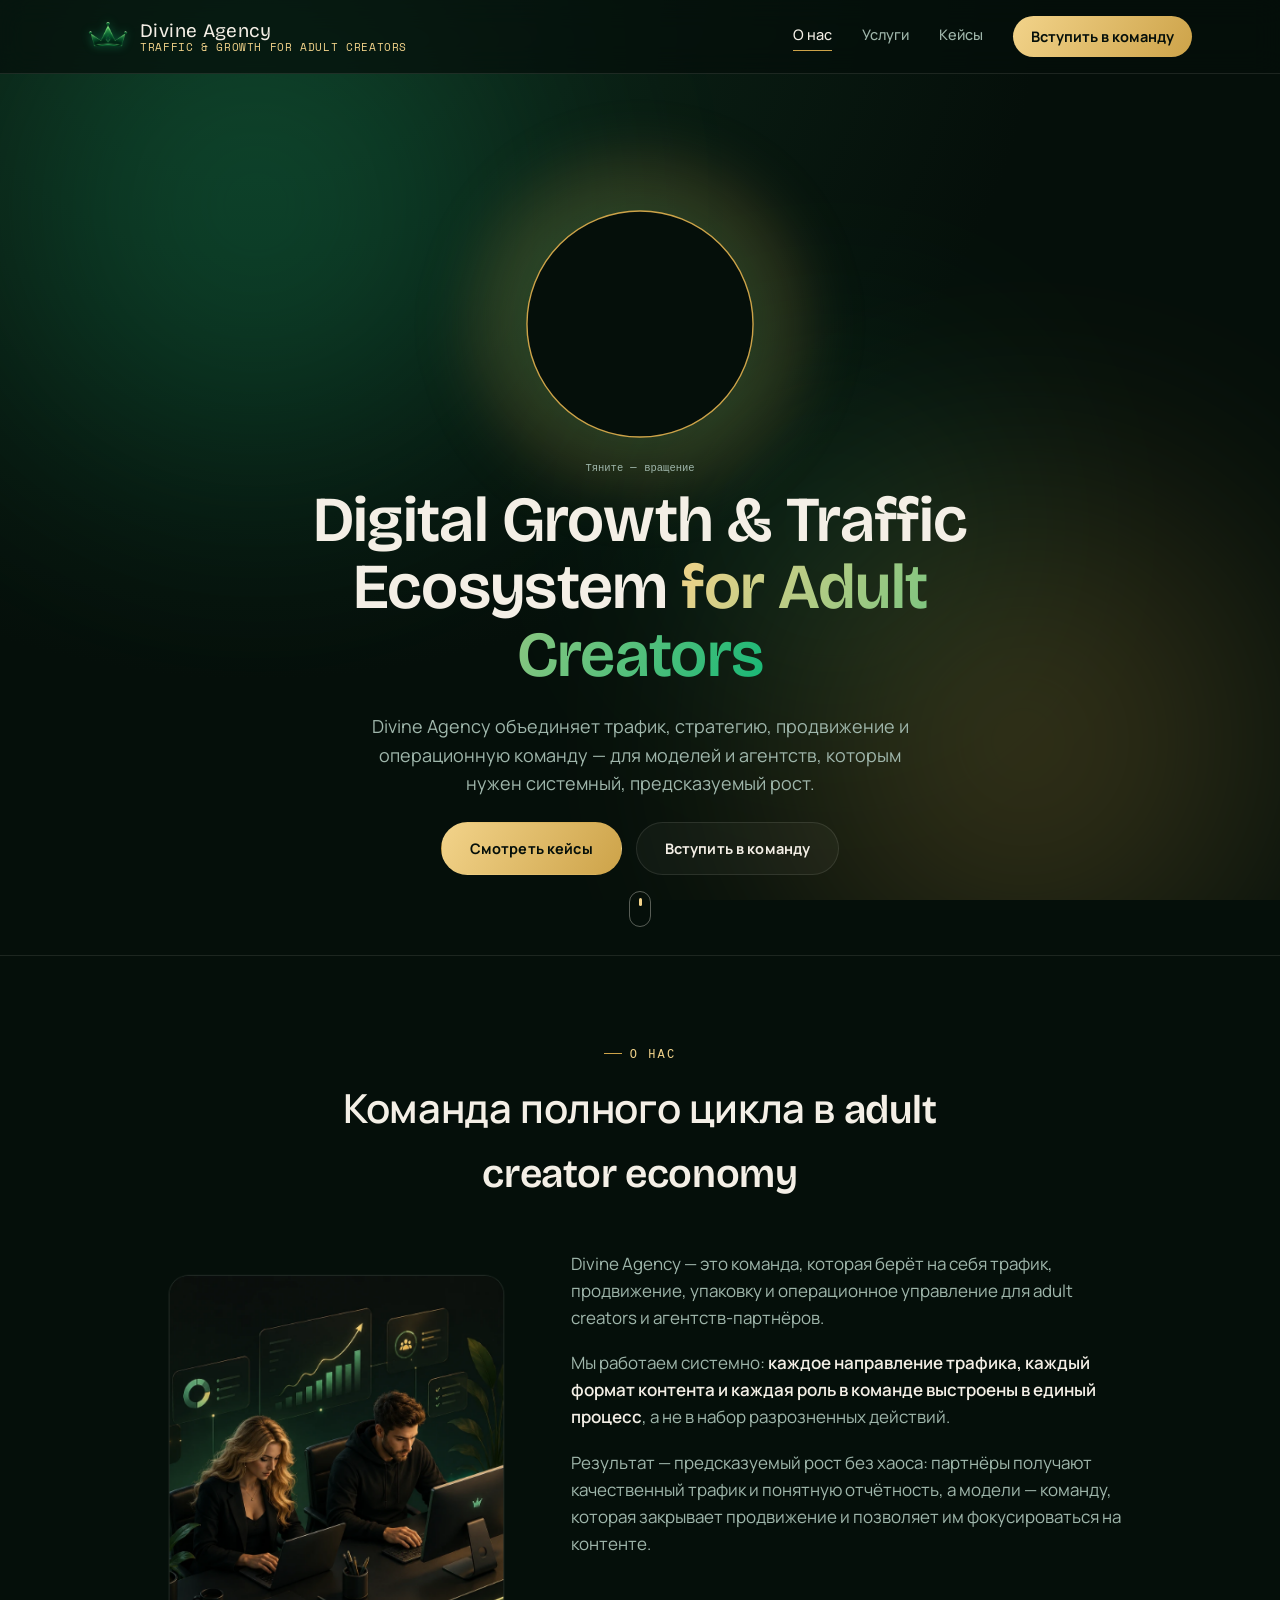
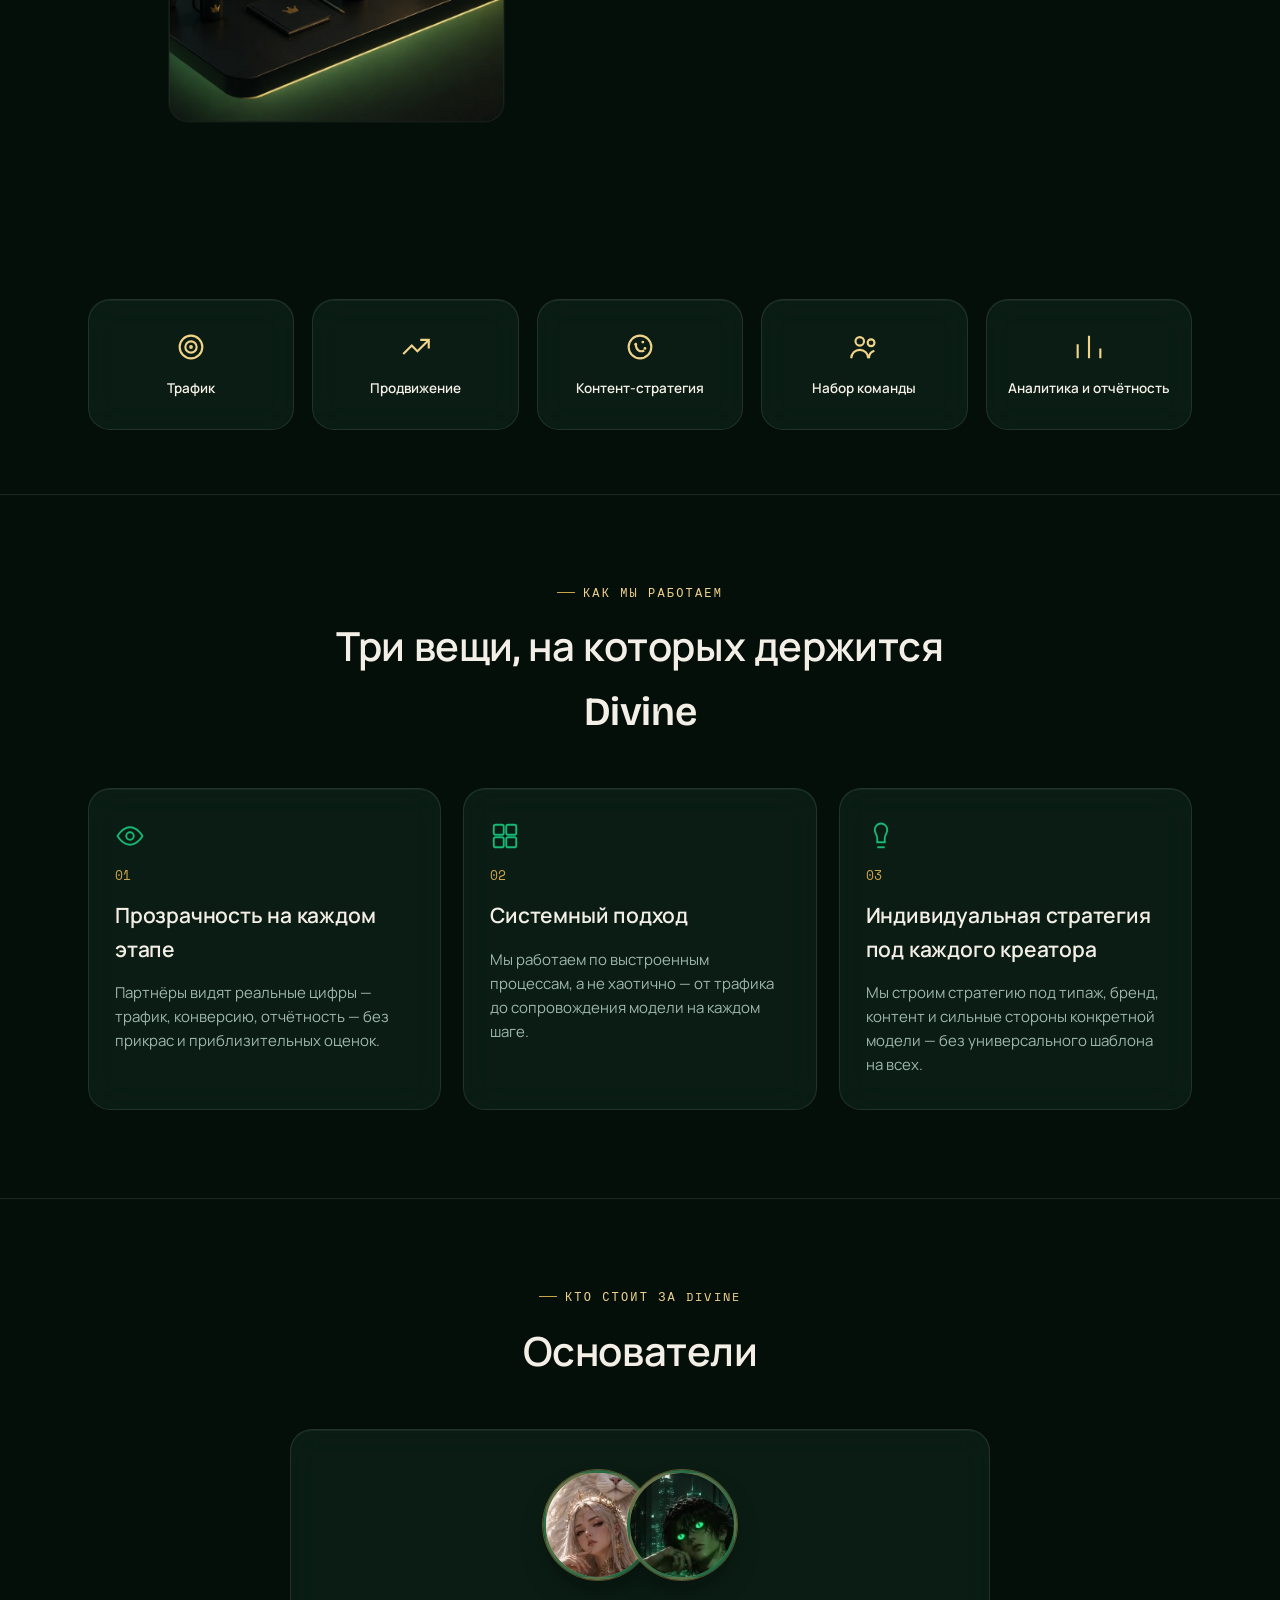
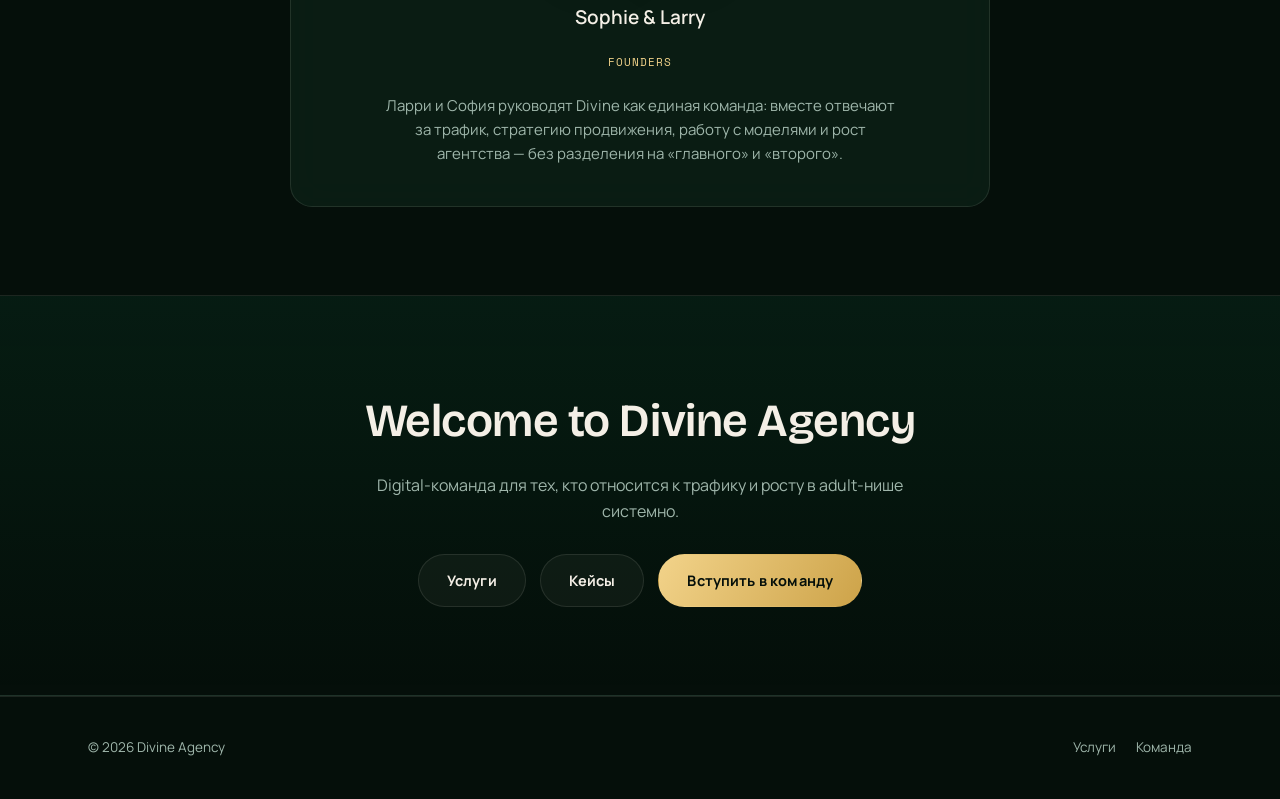
<file: index.html>
<!DOCTYPE html>
<html lang="ru">
<head>
<meta charset="UTF-8">
<meta name="viewport" content="width=device-width, initial-scale=1.0">
<title>Divine Agency — Digital Growth &amp; Traffic Ecosystem for Adult Creators</title>
<meta name="description" content="Divine Agency — traffic, продвижение и команда полного цикла для adult creators и агентств.">
<link rel="icon" href="logo.png" type="image/png">
<link rel="stylesheet" href="style.css">
<script src="d3lib.js"></script>
</head>
<body>
<div class="aurora-bg"><div class="aurora-blob"></div></div>
<div class="cursor-glow" id="cursor-glow"></div>

<header class="site-header">
  <div class="header-inner container">
    <a href="index.html" class="brand">
      <img src="logo.png" alt="Divine Agency" class="brand-mark">
      <span class="brand-text">
        <span class="brand-name">Divine Agency</span>
        <span class="brand-tagline">Traffic &amp; Growth for Adult Creators</span>
      </span>
    </a>
    <nav class="main-nav" id="main-nav">
      <a href="index.html#about" class="nav-link active">О нас</a>
      <a href="services.html" class="nav-link">Услуги</a>
      <a href="services.html#cases" class="nav-link">Кейсы</a>
      <a href="team.html" class="nav-link nav-cta">Вступить в команду</a>
    </nav>
    <button class="nav-toggle" id="nav-toggle" aria-label="Меню">
      <span></span><span></span><span></span>
    </button>
  </div>
</header>

<main>

  <section class="hero hero-full">
    <div class="hero-inner container">
      <div class="hero-globe">
        <canvas id="hero-globe"></canvas>
        <span class="hero-globe-hint">Тяните — вращение</span>
      </div>
      <h1>Digital Growth &amp; Traffic Ecosystem <span>for Adult Creators</span></h1>
      <p class="hero-sub">Divine Agency объединяет трафик, стратегию, продвижение и операционную команду — для моделей и агентств, которым нужен системный, предсказуемый рост.</p>
      <div class="btn-row">
        <a href="services.html#cases" class="btn btn-primary">Смотреть кейсы</a>
        <a href="team.html" class="btn btn-ghost">Вступить в команду</a>
      </div>
    </div>
    <div class="scroll-cue">
      <span></span>
    </div>
  </section>

  <hr class="divider">

  <section class="section" id="about">
    <div class="container">
      <div class="section-head reveal">
        <span class="eyebrow">О нас</span>
        <h2>Команда полного цикла в adult creator economy</h2>
      </div>
      <div class="about-wrap reveal">
        <div class="about-media scroll-scale">
          <img src="aboutteam.webp" alt="Команда Divine Agency за работой">
        </div>
        <div class="about-body">
          <p>Divine Agency — это команда, которая берёт на себя трафик, продвижение, упаковку и операционное управление для adult creators и агентств-партнёров.</p>
          <p>Мы работаем системно: <strong>каждое направление трафика, каждый формат контента и каждая роль в команде выстроены в единый процесс</strong>, а не в набор разрозненных действий.</p>
          <p>Результат — предсказуемый рост без хаоса: партнёры получают качественный трафик и понятную отчётность, а модели — команду, которая закрывает продвижение и позволяет им фокусироваться на контенте.</p>
        </div>
      </div>
    </div>
  </section>

  <section class="section-tight">
    <div class="container">
      <div class="capability-grid reveal-stagger reveal">
        <div class="capability-tile">
          <svg class="capability-icon" viewBox="0 0 24 24" fill="none" stroke="currentColor" stroke-width="1.5"><circle cx="12" cy="12" r="8"/><circle cx="12" cy="12" r="4"/><circle cx="12" cy="12" r="0.6" fill="currentColor"/></svg>
          <span class="capability-label">Трафик</span>
        </div>
        <div class="capability-tile">
          <svg class="capability-icon" viewBox="0 0 24 24" fill="none" stroke="currentColor" stroke-width="1.5"><path d="M3 17l6-6 4 4 8-8"/><path d="M15 7h6v6"/></svg>
          <span class="capability-label">Продвижение</span>
        </div>
        <div class="capability-tile">
          <svg class="capability-icon" viewBox="0 0 24 24" fill="none" stroke="currentColor" stroke-width="1.5"><circle cx="12" cy="12" r="8"/><circle cx="9" cy="10" r="1" fill="currentColor" stroke="none"/><circle cx="14" cy="8.5" r="1" fill="currentColor" stroke="none"/><circle cx="15.5" cy="13" r="1" fill="currentColor" stroke="none"/><path d="M9 10c0 4 3 6 6 4.5"/></svg>
          <span class="capability-label">Контент-стратегия</span>
        </div>
        <div class="capability-tile">
          <svg class="capability-icon" viewBox="0 0 24 24" fill="none" stroke="currentColor" stroke-width="1.5"><circle cx="9" cy="8" r="3"/><path d="M3 20c0-3.3 2.7-6 6-6s6 2.7 6 6"/><circle cx="17" cy="9" r="2.4"/><path d="M15.5 20c0-2.6 1.6-4.6 3.8-5.3"/></svg>
          <span class="capability-label">Набор команды</span>
        </div>
        <div class="capability-tile">
          <svg class="capability-icon" viewBox="0 0 24 24" fill="none" stroke="currentColor" stroke-width="1.5"><path d="M4 20V10M12 20V4M20 20v-7"/></svg>
          <span class="capability-label">Аналитика и отчётность</span>
        </div>
      </div>
    </div>
  </section>

  <hr class="divider">

  <section class="section">
    <div class="container">
      <div class="section-head reveal">
        <span class="eyebrow">Как мы работаем</span>
        <h2>Три вещи, на которых держится Divine</h2>
      </div>
      <div class="pillar-grid reveal-stagger reveal">
        <div class="pillar-card">
          <svg class="pillar-icon" viewBox="0 0 24 24" fill="none" stroke="currentColor" stroke-width="1.5"><path d="M2 12s4-7 10-7 10 7 10 7-4 7-10 7-10-7-10-7z"/><circle cx="12" cy="12" r="3"/></svg>
          <span class="pillar-num">01</span>
          <h3>Прозрачность на каждом этапе</h3>
          <p>Партнёры видят реальные цифры — трафик, конверсию, отчётность — без прикрас и приблизительных оценок.</p>
        </div>
        <div class="pillar-card">
          <svg class="pillar-icon" viewBox="0 0 24 24" fill="none" stroke="currentColor" stroke-width="1.5"><rect x="3" y="3" width="8" height="8" rx="1.5"/><rect x="13" y="3" width="8" height="8" rx="1.5"/><rect x="3" y="13" width="8" height="8" rx="1.5"/><rect x="13" y="13" width="8" height="8" rx="1.5"/></svg>
          <span class="pillar-num">02</span>
          <h3>Системный подход</h3>
          <p>Мы работаем по выстроенным процессам, а не хаотично — от трафика до сопровождения модели на каждом шаге.</p>
        </div>
        <div class="pillar-card">
          <svg class="pillar-icon" viewBox="0 0 24 24" fill="none" stroke="currentColor" stroke-width="1.5"><path d="M12 2a5 5 0 0 1 5 5c0 3-2 4-2 7v3h-6v-3c0-3-2-4-2-7a5 5 0 0 1 5-5z"/><path d="M9 21h6"/></svg>
          <span class="pillar-num">03</span>
          <h3>Индивидуальная стратегия под каждого креатора</h3>
          <p>Мы строим стратегию под типаж, бренд, контент и сильные стороны конкретной модели — без универсального шаблона на всех.</p>
        </div>
      </div>
    </div>
  </section>

  <hr class="divider">

  <section class="section">
    <div class="container">
      <div class="section-head reveal">
        <span class="eyebrow">Кто стоит за Divine</span>
        <h2>Основатели</h2>
      </div>
      <div class="founder-card reveal">
        <div class="founder-avatars">
          <div class="founder-avatar"><img src="sophie.png" alt="Sophie"></div>
          <div class="founder-avatar"><img src="larry.png" alt="Larry"></div>
        </div>
        <div class="founder-names">
          <span class="founder-name-pair">Sophie &amp; Larry</span>
        </div>
        <span class="founder-role-pair">Founders</span>
        <p class="founder-desc">Ларри и София руководят Divine как единая команда: вместе отвечают за трафик, стратегию продвижения, работу с моделями и рост агентства — без разделения на «главного» и «второго».</p>
      </div>
    </div>
  </section>

  <section class="section closing reveal">
    <div class="container">
      <h2>Welcome to Divine Agency</h2>
      <p>Digital-команда для тех, кто относится к трафику и росту в adult-нише системно.</p>
      <div class="btn-row">
        <a href="services.html" class="btn btn-ghost">Услуги</a>
        <a href="services.html#cases" class="btn btn-ghost">Кейсы</a>
        <a href="team.html" class="btn btn-primary">Вступить в команду</a>
      </div>
    </div>
  </section>

</main>

<footer class="site-footer">
  <div class="container footer-inner">
    <span>© 2026 Divine Agency</span>
    <div class="footer-links">
      <a href="services.html">Услуги</a>
      <a href="team.html">Команда</a>
    </div>
  </div>
</footer>

<script src="globe.js"></script>
<script src="script.js"></script>
</body>
</html>
</file>
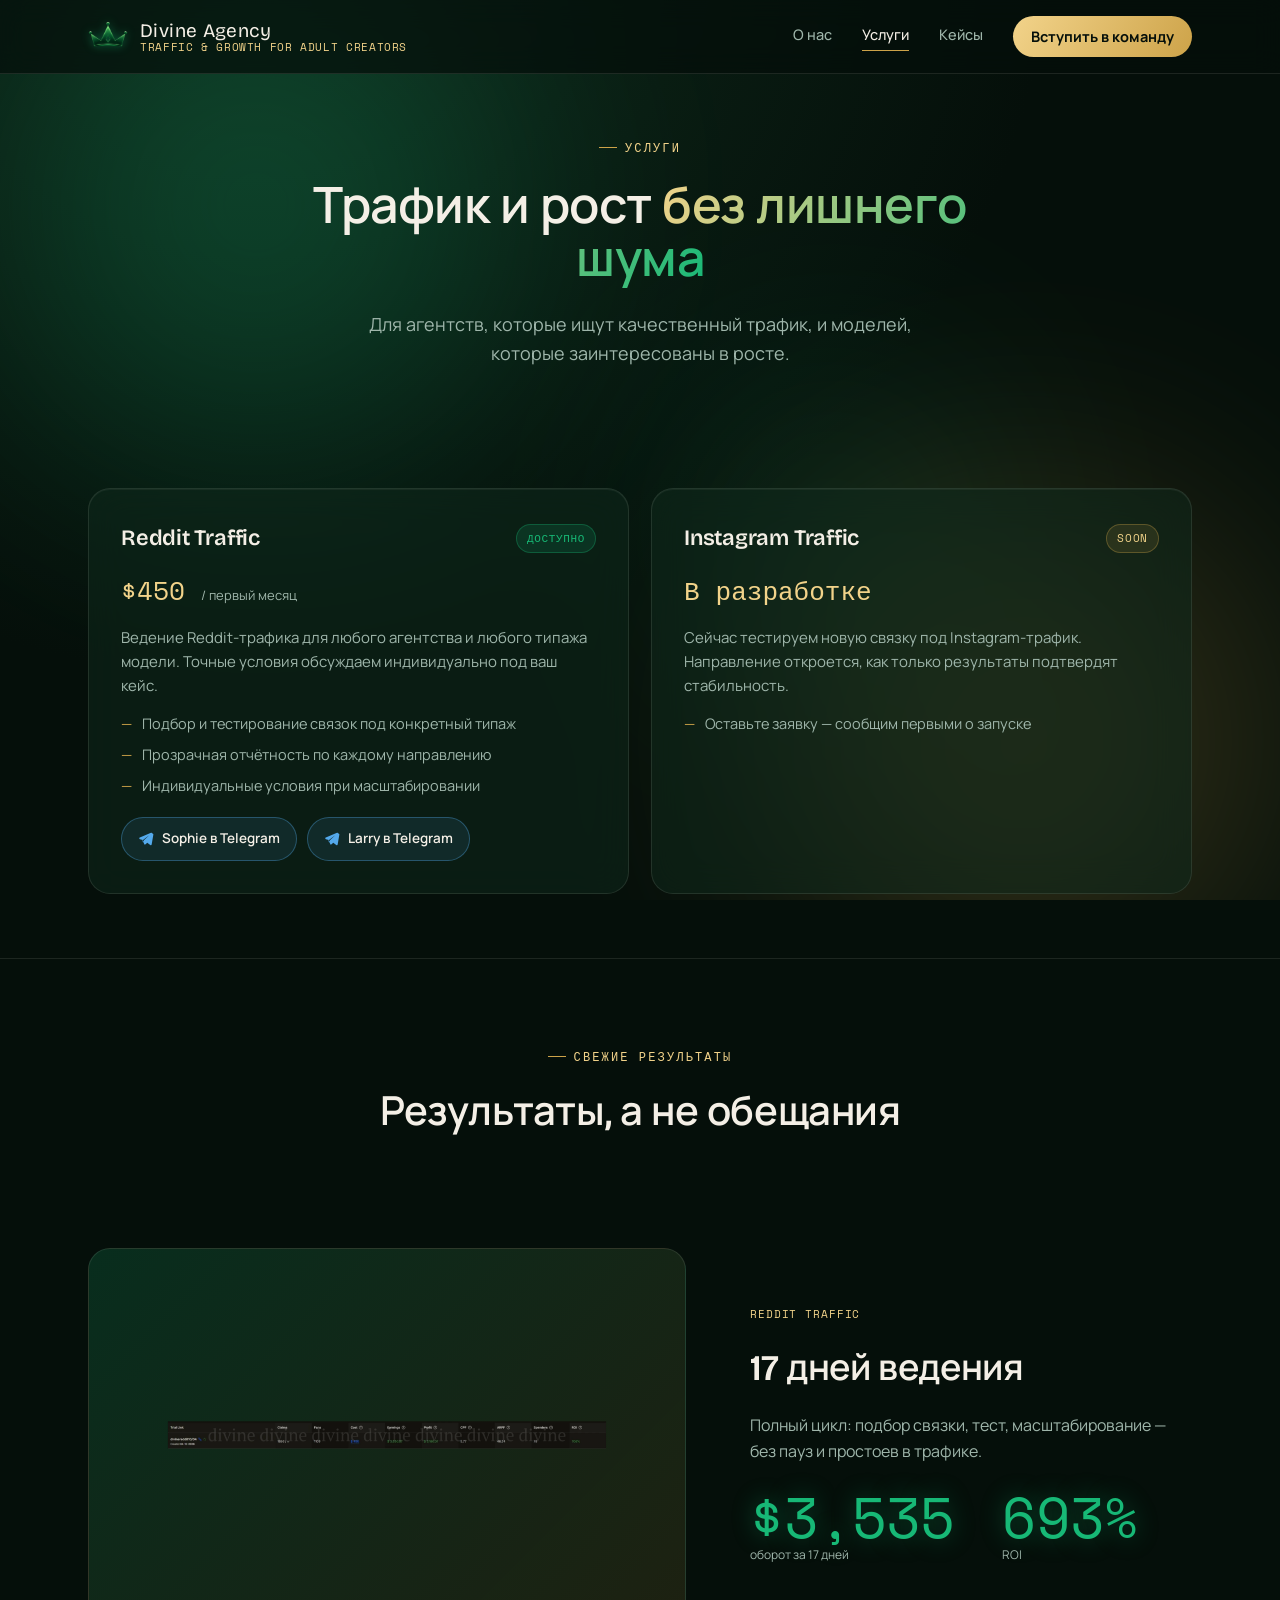
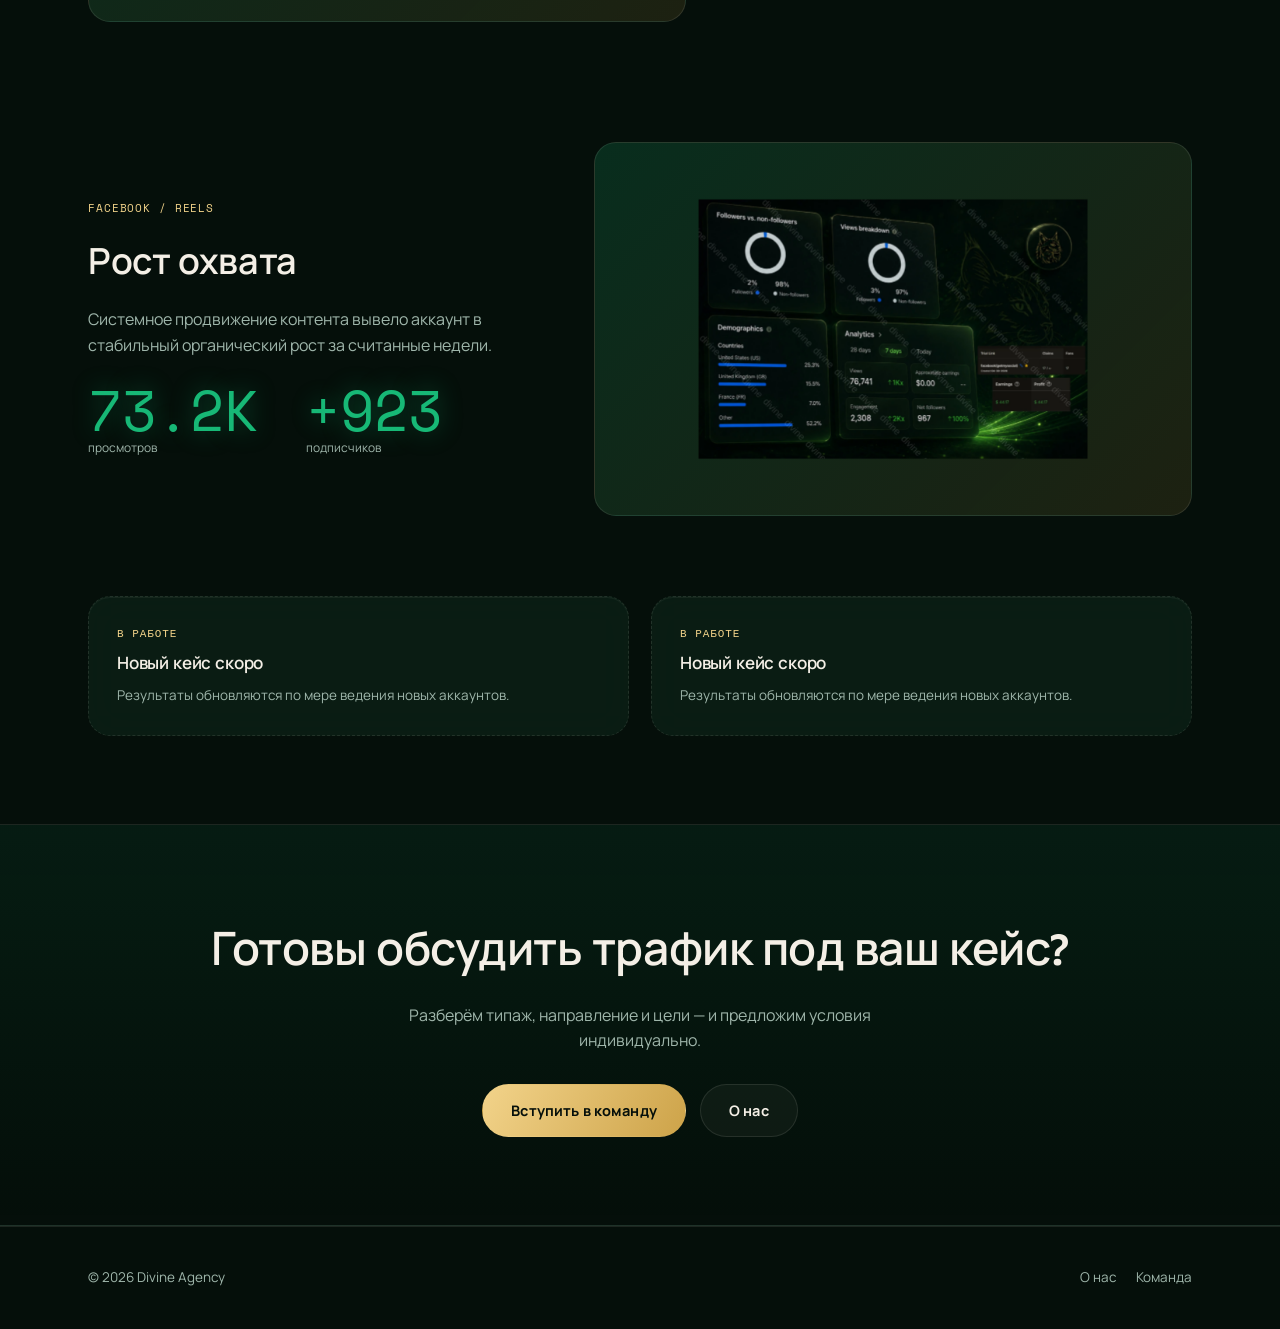
<file: services.html>
<!DOCTYPE html>
<html lang="ru">
<head>
<meta charset="UTF-8">
<meta name="viewport" content="width=device-width, initial-scale=1.0">
<title>Услуги и кейсы — Divine Agency</title>
<meta name="description" content="Reddit и Instagram трафик, продвижение и реальные кейсы Divine Agency для агентств и моделей.">
<link rel="icon" href="logo.png" type="image/png">
<link rel="stylesheet" href="style.css">
</head>
<body>
<div class="aurora-bg"><div class="aurora-blob"></div></div>
<div class="cursor-glow" id="cursor-glow"></div>

<header class="site-header">
  <div class="header-inner container">
    <a href="index.html" class="brand">
      <img src="logo.png" alt="Divine Agency" class="brand-mark">
      <span class="brand-text">
        <span class="brand-name">Divine Agency</span>
        <span class="brand-tagline">Traffic &amp; Growth for Adult Creators</span>
      </span>
    </a>
    <nav class="main-nav" id="main-nav">
      <a href="index.html#about" class="nav-link">О нас</a>
      <a href="services.html" class="nav-link active">Услуги</a>
      <a href="services.html#cases" class="nav-link">Кейсы</a>
      <a href="team.html" class="nav-link nav-cta">Вступить в команду</a>
    </nav>
    <button class="nav-toggle" id="nav-toggle" aria-label="Меню">
      <span></span><span></span><span></span>
    </button>
  </div>
</header>

<main>

  <section class="hero" style="padding-top:64px; padding-bottom:56px;">
    <div class="hero-inner container">
      <span class="eyebrow">Услуги</span>
      <h1 style="font-size:clamp(32px,4.6vw,50px);">Трафик и рост <span>без лишнего шума</span></h1>
      <p class="hero-sub">Для агентств, которые ищут качественный трафик, и моделей, которые заинтересованы в росте.</p>
    </div>
  </section>

  <section class="section-tight">
    <div class="container">
      <div class="service-grid reveal-stagger reveal">
        <div class="service-card">
          <div class="service-top">
            <h3>Reddit Traffic</h3>
            <span class="badge">Доступно</span>
          </div>
          <div class="service-price">$450 <span>/ первый месяц</span></div>
          <p>Ведение Reddit-трафика для любого агентства и любого типажа модели. Точные условия обсуждаем индивидуально под ваш кейс.</p>
          <ul class="service-list">
            <li>Подбор и тестирование связок под конкретный типаж</li>
            <li>Прозрачная отчётность по каждому направлению</li>
            <li>Индивидуальные условия при масштабировании</li>
          </ul>
          <div class="contact-row">
            <a href="https://t.me/divinesoph" target="_blank" rel="noopener" class="telegram-btn">
              <svg viewBox="0 0 24 24" fill="currentColor"><path d="M21.05 2.94a1.5 1.5 0 0 0-1.53-.26L2.7 9.57a1.4 1.4 0 0 0 .07 2.62l4.55 1.47 1.76 5.6a1.4 1.4 0 0 0 2.31.55l2.5-2.28 4.47 3.3a1.4 1.4 0 0 0 2.22-.86l2.5-14.6a1.5 1.5 0 0 0-.98-1.43zM8.9 13.9l-1.2 3.8-1.1-3.5 10.2-7.9L8.9 13.9z"/></svg>
              Sophie в Telegram
            </a>
            <a href="https://t.me/divinelary" target="_blank" rel="noopener" class="telegram-btn">
              <svg viewBox="0 0 24 24" fill="currentColor"><path d="M21.05 2.94a1.5 1.5 0 0 0-1.53-.26L2.7 9.57a1.4 1.4 0 0 0 .07 2.62l4.55 1.47 1.76 5.6a1.4 1.4 0 0 0 2.31.55l2.5-2.28 4.47 3.3a1.4 1.4 0 0 0 2.22-.86l2.5-14.6a1.5 1.5 0 0 0-.98-1.43zM8.9 13.9l-1.2 3.8-1.1-3.5 10.2-7.9L8.9 13.9z"/></svg>
              Larry в Telegram
            </a>
          </div>
        </div>
        <div class="service-card soon">
          <div class="service-top">
            <h3>Instagram Traffic</h3>
            <span class="badge badge-soon">Soon</span>
          </div>
          <div class="service-price">В разработке</div>
          <p>Сейчас тестируем новую связку под Instagram-трафик. Направление откроется, как только результаты подтвердят стабильность.</p>
          <ul class="service-list">
            <li>Оставьте заявку — сообщим первыми о запуске</li>
          </ul>
        </div>
      </div>
    </div>
  </section>

  <hr class="divider">

  <section class="section" id="cases">
    <div class="container">
      <div class="section-head reveal">
        <span class="eyebrow">Свежие результаты</span>
        <h2>Результаты, а не обещания</h2>
      </div>
    </div>

    <div class="case-feature reveal">
      <div class="container case-feature-inner">
        <div class="case-feature-media">
          <img src="casereddit.webp" alt="Отчёт Reddit-кейса" class="scroll-scale-strong">
        </div>
        <div class="case-feature-copy">
          <span class="case-tag">Reddit Traffic</span>
          <h3>17 дней ведения</h3>
          <p>Полный цикл: подбор связки, тест, масштабирование — без пауз и простоев в трафике.</p>
          <div class="case-feature-stats">
            <div>
              <div class="case-feature-num count-up">$3,600</div>
              <div class="case-metric-label">оборот за 17 дней</div>
            </div>
            <div>
              <div class="case-feature-num count-up">706%</div>
              <div class="case-metric-label">ROI</div>
            </div>
          </div>
        </div>
      </div>
    </div>

    <div class="case-feature case-feature-reverse reveal">
      <div class="container case-feature-inner">
        <div class="case-feature-media">
          <img src="casefacebook.webp" alt="Статистика Facebook-кейса" class="scroll-scale-strong">
        </div>
        <div class="case-feature-copy">
          <span class="case-tag">Facebook / Reels</span>
          <h3>Рост охвата</h3>
          <p>Системное продвижение контента вывело аккаунт в стабильный органический рост за считанные недели.</p>
          <div class="case-feature-stats">
            <div>
              <div class="case-feature-num count-up">76.7K</div>
              <div class="case-metric-label">просмотров</div>
            </div>
            <div>
              <div class="case-feature-num count-up">+967</div>
              <div class="case-metric-label">подписчиков</div>
            </div>
          </div>
        </div>
      </div>
    </div>

    <div class="container">
      <div class="case-grid-small reveal-stagger reveal">
        <div class="case-card-small">
          <span class="case-tag">В работе</span>
          <h3>Новый кейс скоро</h3>
          <p>Результаты обновляются по мере ведения новых аккаунтов.</p>
        </div>
        <div class="case-card-small">
          <span class="case-tag">В работе</span>
          <h3>Новый кейс скоро</h3>
          <p>Результаты обновляются по мере ведения новых аккаунтов.</p>
        </div>
      </div>
    </div>
  </section>

  <section class="section closing reveal">
    <div class="container">
      <h2>Готовы обсудить трафик под ваш кейс?</h2>
      <p>Разберём типаж, направление и цели — и предложим условия индивидуально.</p>
      <div class="btn-row">
        <a href="team.html" class="btn btn-primary">Вступить в команду</a>
        <a href="index.html#about" class="btn btn-ghost">О нас</a>
      </div>
    </div>
  </section>

</main>

<footer class="site-footer">
  <div class="container footer-inner">
    <span>© 2026 Divine Agency</span>
    <div class="footer-links">
      <a href="index.html">О нас</a>
      <a href="team.html">Команда</a>
    </div>
  </div>
</footer>

<script src="script.js"></script>
</body>
</html>
</file>
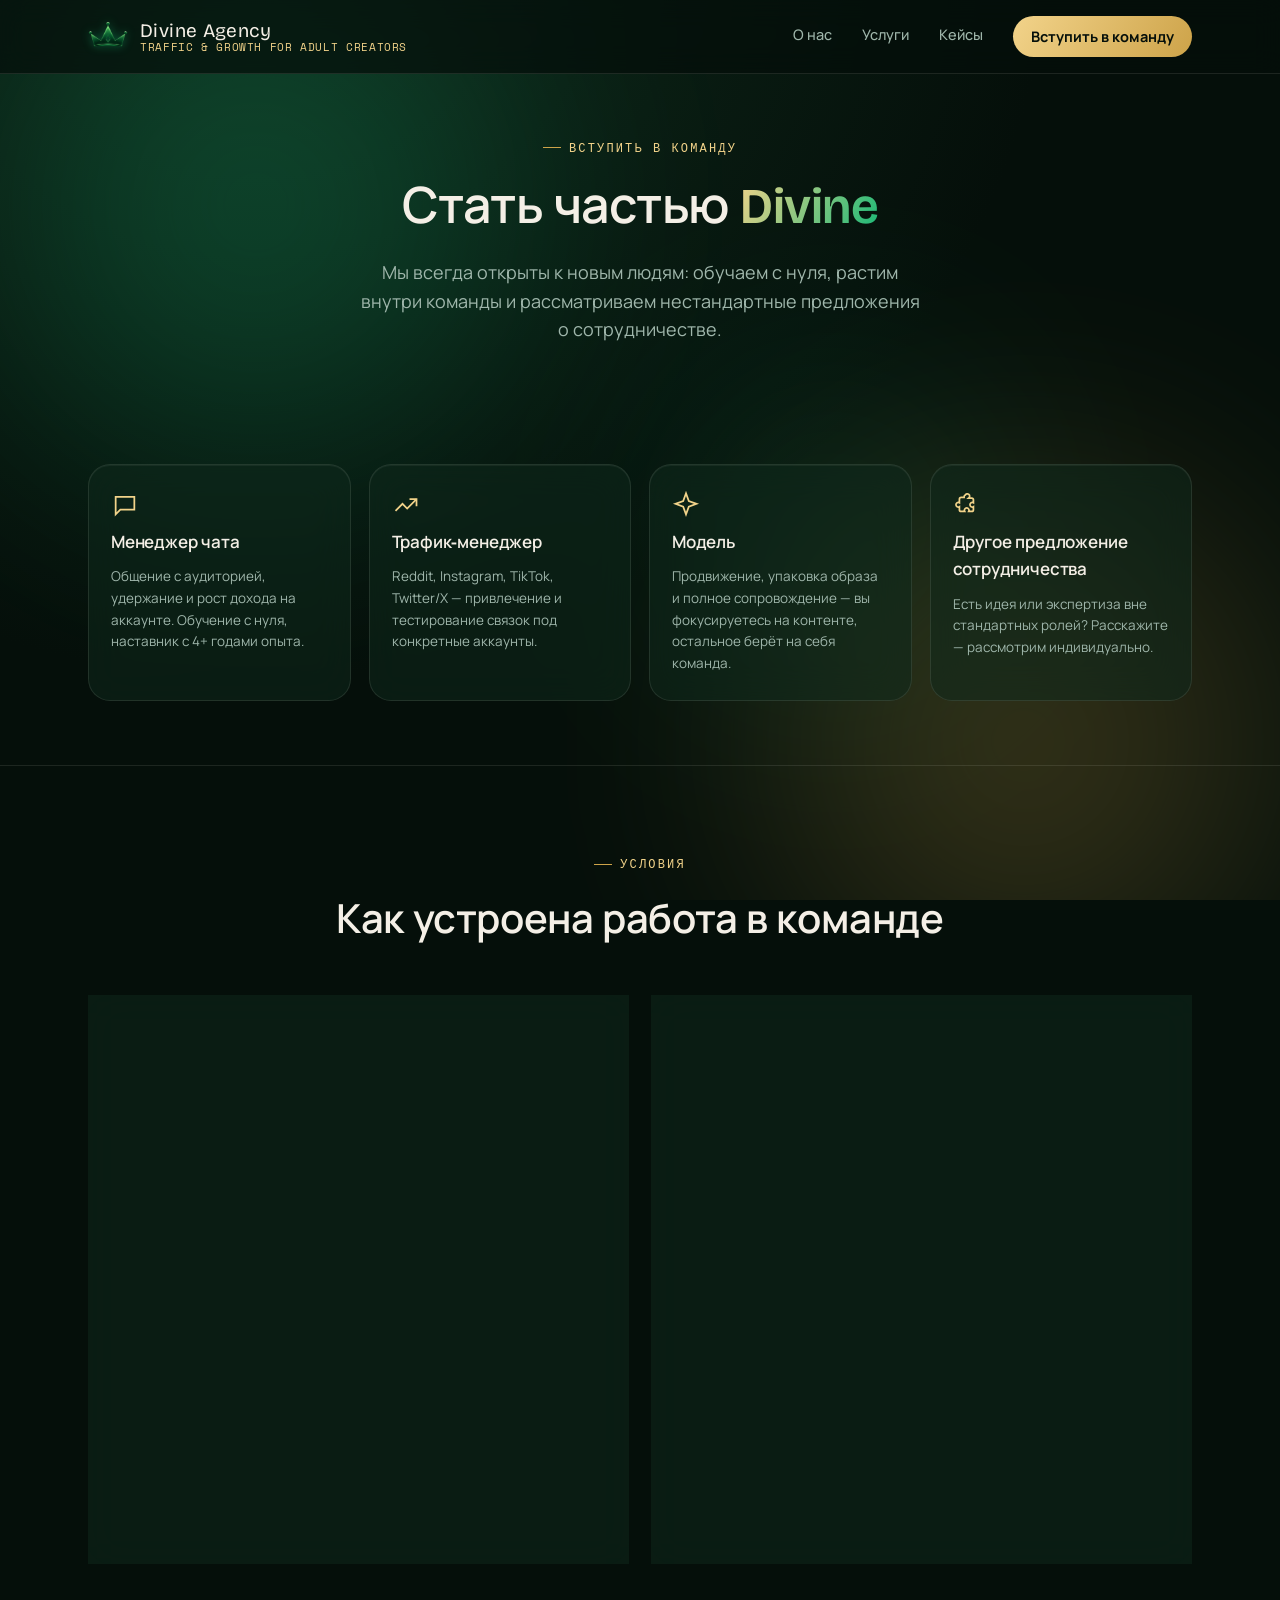
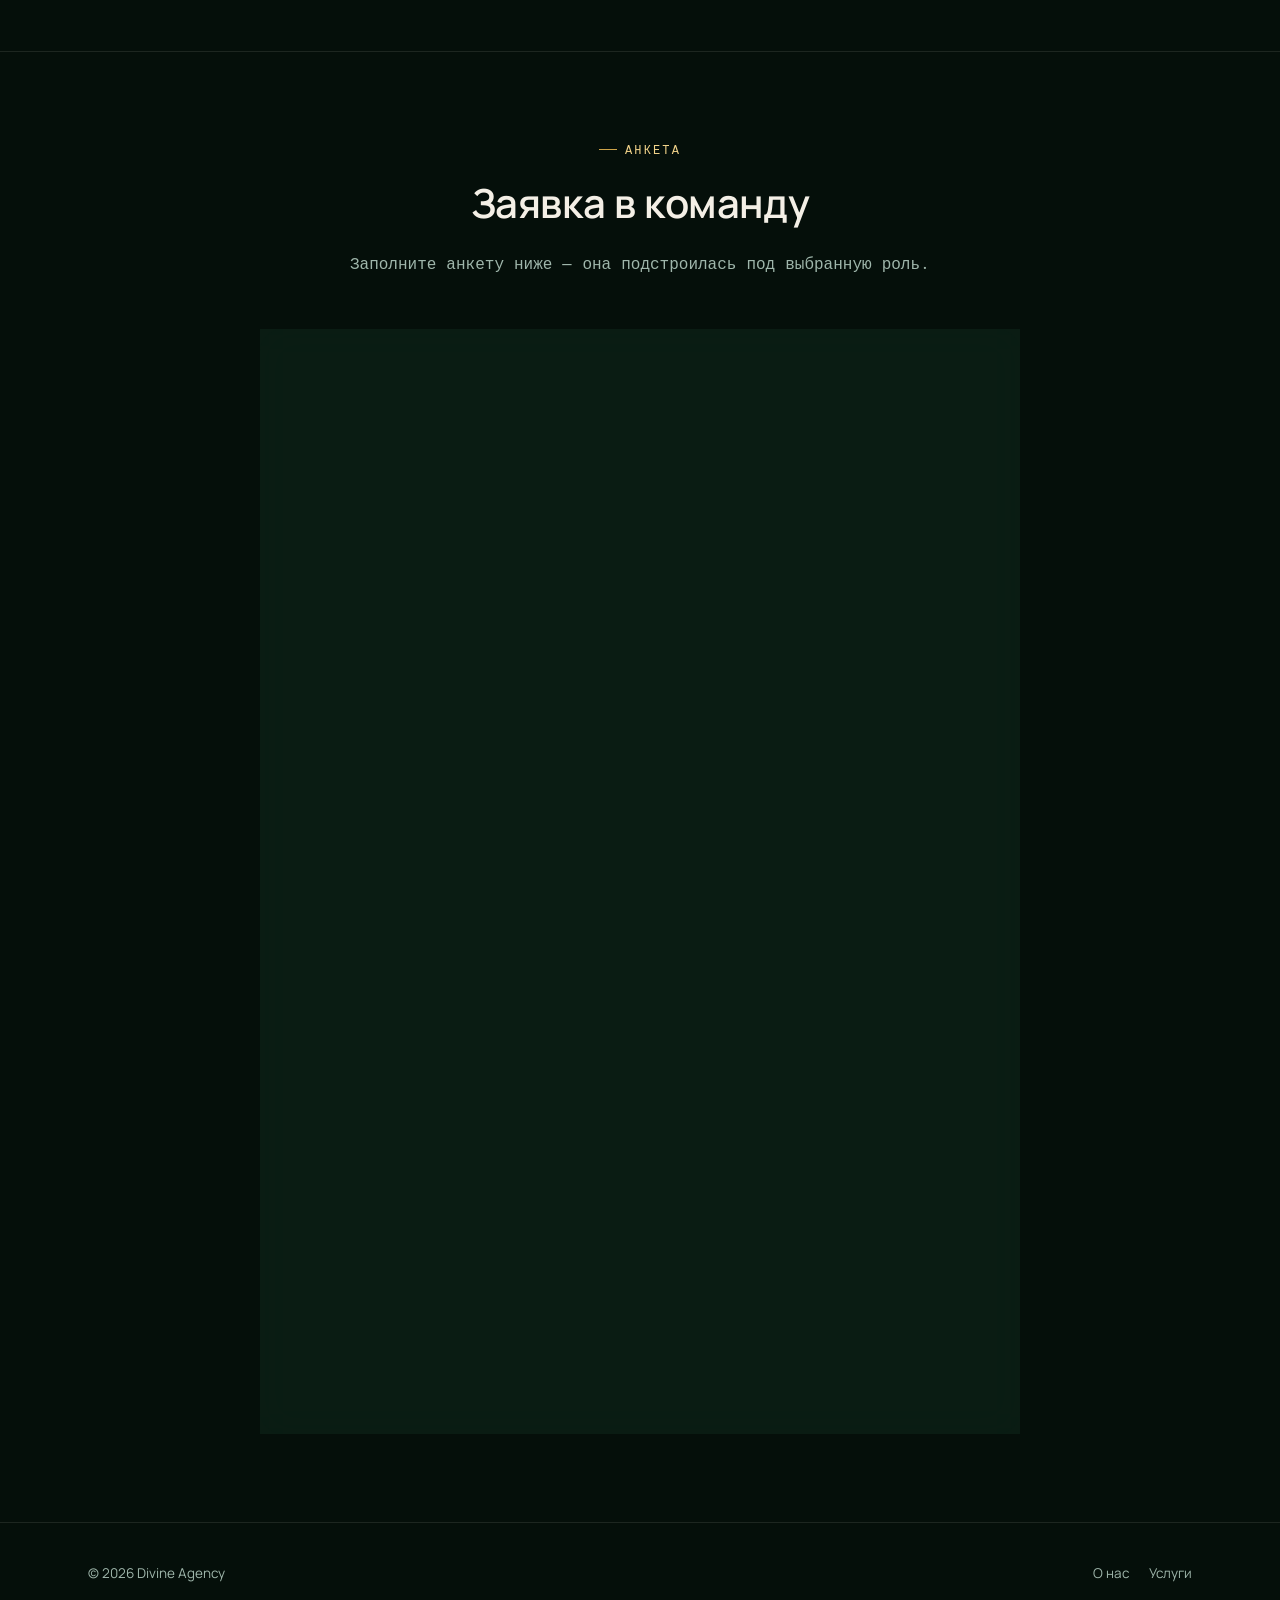
<file: team.html>
<!DOCTYPE html>
<html lang="ru">
<head>
<meta charset="UTF-8">
<meta name="viewport" content="width=device-width, initial-scale=1.0">
<title>Вступить в команду — Divine Agency</title>
<meta name="description" content="Divine Agency набирает менеджеров чата, трафик-менеджеров и моделей. Обучаем с нуля, растим внутри команды.">
<link rel="icon" href="logo.png" type="image/png">
<link rel="stylesheet" href="style.css">
</head>
<body>
<div class="aurora-bg"><div class="aurora-blob"></div></div>
<div class="cursor-glow" id="cursor-glow"></div>

<header class="site-header">
  <div class="header-inner container">
    <a href="index.html" class="brand">
      <img src="logo.png" alt="Divine Agency" class="brand-mark">
      <span class="brand-text">
        <span class="brand-name">Divine Agency</span>
        <span class="brand-tagline">Traffic &amp; Growth for Adult Creators</span>
      </span>
    </a>
    <nav class="main-nav" id="main-nav">
      <a href="index.html#about" class="nav-link">О нас</a>
      <a href="services.html" class="nav-link">Услуги</a>
      <a href="services.html#cases" class="nav-link">Кейсы</a>
      <a href="team.html" class="nav-link nav-cta active">Вступить в команду</a>
    </nav>
    <button class="nav-toggle" id="nav-toggle" aria-label="Меню">
      <span></span><span></span><span></span>
    </button>
  </div>
</header>

<main>

  <section class="hero" style="padding-top:64px; padding-bottom:56px;">
    <div class="hero-inner container">
      <span class="eyebrow">Вступить в команду</span>
      <h1 style="font-size:clamp(32px,4.6vw,50px);">Стать частью <span>Divine</span></h1>
      <p class="hero-sub">Мы всегда открыты к новым людям: обучаем с нуля, растим внутри команды и рассматриваем нестандартные предложения о сотрудничестве.</p>
    </div>
  </section>

  <section class="section-tight">
    <div class="container">
      <div class="role-grid reveal-stagger reveal">
        <div class="role-card">
          <svg class="role-icon" viewBox="0 0 24 24" fill="none" stroke="currentColor" stroke-width="1.5"><path d="M4 5h16v11H8l-4 4V5z"/></svg>
          <h3>Менеджер чата</h3>
          <p>Общение с аудиторией, удержание и рост дохода на аккаунте. Обучение с нуля, наставник с 4+ годами опыта.</p>
        </div>
        <div class="role-card">
          <svg class="role-icon" viewBox="0 0 24 24" fill="none" stroke="currentColor" stroke-width="1.5"><path d="M3 17l6-6 4 4 8-8"/><path d="M15 7h6v6"/></svg>
          <h3>Трафик-менеджер</h3>
          <p>Reddit, Instagram, TikTok, Twitter/X — привлечение и тестирование связок под конкретные аккаунты.</p>
        </div>
        <div class="role-card">
          <svg class="role-icon" viewBox="0 0 24 24" fill="none" stroke="currentColor" stroke-width="1.5"><path d="M12 2l2.4 6.6L21 11l-6.6 2.4L12 20l-2.4-6.6L3 11l6.6-2.4L12 2z"/></svg>
          <h3>Модель</h3>
          <p>Продвижение, упаковка образа и полное сопровождение — вы фокусируетесь на контенте, остальное берёт на себя команда.</p>
        </div>
        <div class="role-card">
          <svg class="role-icon" viewBox="0 0 24 24" fill="none" stroke="currentColor" stroke-width="1.5"><path d="M10.5 3.5a2 2 0 1 1 3 2.5H16a1.5 1.5 0 0 1 1.5 1.5v2.5a2 2 0 1 0 0 3.5V16a1.5 1.5 0 0 1-1.5 1.5h-2.5a2 2 0 1 0-3.5 0H7A1.5 1.5 0 0 1 5.5 16v-2.5a2 2 0 1 1 0-3.5V7A1.5 1.5 0 0 1 7 5.5h2.5a2 2 0 0 1 1-2z"/></svg>
          <h3>Другое предложение сотрудничества</h3>
          <p>Есть идея или экспертиза вне стандартных ролей? Расскажите — рассмотрим индивидуально.</p>
        </div>
      </div>
    </div>
  </section>

  <hr class="divider">

  <section class="section">
    <div class="container">
      <div class="section-head reveal">
        <span class="eyebrow">Условия</span>
        <h2>Как устроена работа в команде</h2>
      </div>
      <div class="terms-grid reveal-stagger reveal">
        <div class="terms-card">
          <h3>Менеджеры чата / трафик-менеджеры</h3>
          <ul class="terms-list">
            <li>20% от оборота + бонусы</li>
            <li>Выплаты каждые 14 дней</li>
            <li>Стажировка оплачивается</li>
            <li>Можно без опыта — обучаем с нуля</li>
            <li>Наставник с 4+ годами опыта</li>
          </ul>
          <div class="support-note">
            <h4>Сетка смен</h4>
            <div class="shift-grid">
              <div class="shift-tile">06:00–12:00</div>
              <div class="shift-tile">12:00–18:00</div>
              <div class="shift-tile">18:00–00:00</div>
              <div class="shift-tile">00:00–06:00</div>
            </div>
          </div>
        </div>
        <div class="terms-card">
          <h3>Модели</h3>
          <ul class="terms-list">
            <li>Индивидуальные условия сотрудничества</li>
            <li>Процент от оборота — обсуждается индивидуально</li>
            <li>Бонусы, выплаты каждые 14 дней</li>
            <li>Можно без опыта, возможно обучение с нуля</li>
            <li>Минимальная вовлечённость — от 4 часов в день</li>
            <li>Важны ответственность, пунктуальность и готовность работать в команде</li>
            <li>Желание развиваться в adult creator сфере</li>
          </ul>
          <div class="support-note">
            <h4>Поддержка внутри команды</h4>
            <ul class="terms-list">
              <li>Контент-менеджер</li>
              <li>Команда по продвижению</li>
              <li>Помощь с упаковкой образа</li>
              <li>Помощь с контентной стратегией</li>
              <li>Сопровождение и коммуникация</li>
            </ul>
          </div>
        </div>
      </div>
    </div>
  </section>

  <hr class="divider">

  <section class="section" id="apply">
    <div class="container">
      <div class="section-head reveal">
        <span class="eyebrow">Анкета</span>
        <h2>Заявка в команду</h2>
        <p id="form-hint" class="form-hint">Сначала выберите роль — форма подстроится под неё.</p>
      </div>

      <form class="form-card" id="apply-form">

        <div class="role-select">
          <label class="role-option" data-role="chat">
            <input type="radio" name="role" value="chat" checked>
            Менеджер чата
          </label>
          <label class="role-option" data-role="traffic">
            <input type="radio" name="role" value="traffic">
            Трафик-менеджер
          </label>
          <label class="role-option" data-role="model">
            <input type="radio" name="role" value="model">
            Модель
          </label>
          <label class="role-option" data-role="other">
            <input type="radio" name="role" value="other">
            Другое предложение
          </label>
        </div>

        <div class="field-grid">
          <div class="field">
            <label for="f-name">Имя</label>
            <input type="text" id="f-name" name="name" required>
          </div>
          <div class="field">
            <label for="f-age">Возраст</label>
            <input type="number" id="f-age" name="age" min="18" required>
          </div>
          <div class="field">
            <label for="f-country">Страна / город</label>
            <input type="text" id="f-country" name="country" required>
          </div>
          <div class="field">
            <label for="f-tg">Telegram username</label>
            <input type="text" id="f-tg" name="telegram" placeholder="@username" required>
          </div>
        </div>

        <!-- Менеджер чата -->
        <fieldset class="role-fields is-visible" data-role="chat" style="border:none; padding:0; margin:0;">
          <div class="field-grid">
            <div class="field full">
              <label for="chat-about">Коротко о себе</label>
              <textarea id="chat-about" name="about"></textarea>
            </div>
            <div class="field">
              <label for="chat-exp">Опыт работы менеджером чата</label>
              <select id="chat-exp" name="experience">
                <option value="Есть опыт">Есть опыт</option>
                <option value="Опыта нет">Опыта нет</option>
              </select>
            </div>
            <div class="field">
              <label for="chat-tz">Часовой пояс</label>
              <input type="text" id="chat-tz" name="timezone">
            </div>
            <div class="field full">
              <label>Платформы</label>
              <div class="field-checks">
                <label class="check-pill"><input type="checkbox" name="platforms" value="OnlyFans"> OnlyFans</label>
                <label class="check-pill"><input type="checkbox" name="platforms" value="Fansly"> Fansly</label>
                <label class="check-pill"><input type="checkbox" data-other-toggle name="platforms" value="Другое"> Другое</label>
              </div>
              <input type="text" class="other-input" name="platforms_other" placeholder="Укажите платформу">
            </div>
            <div class="field">
              <label for="chat-availability">Доступность / график</label>
              <input type="text" id="chat-availability" name="availability" placeholder="напр. 06:00–12:00">
            </div>
            <div class="field">
              <label for="chat-income">Ожидаемый доход в месяц</label>
              <input type="text" id="chat-income" name="income">
            </div>
            <div class="field full">
              <label>О себе / резюме</label>
              <div class="toggle-row">
                <span class="toggle-btn is-active" data-attach="file">Прикрепить файл</span>
                <span class="toggle-btn" data-attach="text">Написать текст</span>
              </div>
              <div class="attach-pane is-visible" data-attach-pane="file">
                <input type="file" id="chat-portfolio-file" name="portfolio_file" accept=".pdf,.doc,.docx">
                <p class="field-note">PDF, Word или ссылка на Google Doc — можно вставить ссылку в поле «Написать текст».</p>
              </div>
              <div class="attach-pane" data-attach-pane="text">
                <textarea id="chat-portfolio-text" name="portfolio_text" placeholder="Расскажите о себе или вставьте ссылку на резюме/портфолио"></textarea>
              </div>
            </div>
          </div>
        </fieldset>

        <!-- Трафик-менеджер -->
        <fieldset class="role-fields" data-role="traffic" style="border:none; padding:0; margin:0;">
          <div class="field-grid">
            <div class="field full">
              <label for="tr-about">Коротко о себе</label>
              <textarea id="tr-about" name="about"></textarea>
            </div>
            <div class="field full">
              <label for="tr-exp">Опыт работы с трафиком</label>
              <textarea id="tr-exp" name="traffic_experience"></textarea>
            </div>
            <div class="field full">
              <label>Платформы</label>
              <div class="field-checks">
                <label class="check-pill"><input type="checkbox" name="platforms" value="Reddit"> Reddit</label>
                <label class="check-pill"><input type="checkbox" name="platforms" value="Instagram"> Instagram</label>
                <label class="check-pill"><input type="checkbox" name="platforms" value="TikTok"> TikTok</label>
                <label class="check-pill"><input type="checkbox" name="platforms" value="Twitter/X"> Twitter/X</label>
                <label class="check-pill"><input type="checkbox" data-other-toggle name="platforms" value="Другое"> Другое</label>
              </div>
              <input type="text" class="other-input" name="platforms_other" placeholder="Укажите платформу">
            </div>
            <div class="field full">
              <label for="tr-tasks">Какие задачи умеете выполнять</label>
              <textarea id="tr-tasks" name="tasks"></textarea>
            </div>
            <div class="field">
              <label for="tr-cases">Есть кейсы?</label>
              <select id="tr-cases" name="has_cases">
                <option value="Да">Да</option>
                <option value="Нет">Нет</option>
              </select>
            </div>
            <div class="field">
              <label for="tr-geo">С какими гео работали</label>
              <input type="text" id="tr-geo" name="geo">
            </div>
            <div class="field full">
              <label for="tr-cases-desc">Описание кейсов (если есть)</label>
              <textarea id="tr-cases-desc" name="cases_description"></textarea>
            </div>
            <div class="field">
              <label for="tr-schedule">Удобный график</label>
              <input type="text" id="tr-schedule" name="schedule">
            </div>
            <div class="field">
              <label for="tr-pay">Ожидаемая оплата</label>
              <input type="text" id="tr-pay" name="expected_pay">
            </div>
            <div class="field full">
              <label for="tr-offer">Что можете предложить Divine</label>
              <textarea id="tr-offer" name="offer"></textarea>
            </div>
          </div>
        </fieldset>

        <!-- Модель -->
        <fieldset class="role-fields" data-role="model" style="border:none; padding:0; margin:0;">
          <div class="field-grid">
            <div class="field full">
              <label for="md-about">Коротко о себе</label>
              <textarea id="md-about" name="about"></textarea>
            </div>
            <div class="field">
              <label for="md-exp">Опыт в adult / OF / Fansly</label>
              <select id="md-exp" name="adult_experience">
                <option value="Да">Да</option>
                <option value="Нет">Нет</option>
              </select>
            </div>
            <div class="field">
              <label for="md-platforms">С какими платформами был опыт</label>
              <input type="text" id="md-platforms" name="platforms_experience">
            </div>
            <div class="field full">
              <label for="md-results">Результаты / total, если есть опыт</label>
              <input type="text" id="md-results" name="results">
            </div>
            <div class="field">
              <label for="md-agency">Работала ли ранее с агентством</label>
              <select id="md-agency" name="worked_with_agency">
                <option value="Да">Да</option>
                <option value="Нет">Нет</option>
              </select>
            </div>
            <div class="field">
              <label for="md-agency-why">Если да — почему ищет новую команду</label>
              <input type="text" id="md-agency-why" name="why_left">
            </div>
            <div class="field">
              <label for="md-time">Сколько времени в день готова уделять</label>
              <input type="text" id="md-time" name="time_per_day">
            </div>
            <div class="field">
              <label for="md-tz">Удобный график / часовой пояс</label>
              <input type="text" id="md-tz" name="timezone">
            </div>
            <div class="field">
              <label for="md-income">Ожидаемый доход в месяц</label>
              <input type="text" id="md-income" name="income">
            </div>
            <div class="field">
              <label for="md-plan">Готова работать с контент-планом</label>
              <select id="md-plan" name="content_plan">
                <option value="Да">Да</option>
                <option value="Нет">Нет</option>
              </select>
            </div>
            <div class="field full">
              <label for="md-why">Почему хочет работать с Divine</label>
              <textarea id="md-why" name="why_divine"></textarea>
            </div>
          </div>
        </fieldset>

        <!-- Другое предложение -->
        <fieldset class="role-fields" data-role="other" style="border:none; padding:0; margin:0;">
          <div class="field-grid">
            <div class="field full">
              <label for="ot-who">Кто вы / чем занимаетесь</label>
              <textarea id="ot-who" name="who"></textarea>
            </div>
            <div class="field full">
              <label for="ot-offer">Что хотите предложить Divine</label>
              <textarea id="ot-offer" name="offer"></textarea>
            </div>
            <div class="field full">
              <label for="ot-exp">Опыт работы</label>
              <textarea id="ot-exp" name="experience"></textarea>
            </div>
            <div class="field full">
              <label for="ot-cases">Кейсы, если есть</label>
              <textarea id="ot-cases" name="cases"></textarea>
            </div>
            <div class="field">
              <label for="ot-pay">Ожидаемая оплата</label>
              <input type="text" id="ot-pay" name="expected_pay">
            </div>
            <div class="field">
              <label for="ot-format">Удобный формат сотрудничества</label>
              <input type="text" id="ot-format" name="format">
            </div>
            <div class="field full">
              <label for="ot-contact-time">Удобное время для связи</label>
              <input type="text" id="ot-contact-time" name="contact_time">
            </div>
          </div>
        </fieldset>

        <div class="form-submit">
          <button type="submit" class="btn btn-primary">Отправить заявку</button>
        </div>
      </form>

      <div class="form-success form-card" id="form-success">
        <h3>Заявка сформирована</h3>
        <p>Откроется почтовый клиент с готовым письмом — просто отправьте его. Мы свяжемся с вами в Telegram.</p>
      </div>
    </div>
  </section>

</main>

<footer class="site-footer">
  <div class="container footer-inner">
    <span>© 2026 Divine Agency</span>
    <div class="footer-links">
      <a href="index.html">О нас</a>
      <a href="services.html">Услуги</a>
    </div>
  </div>
</footer>

<script src="script.js"></script>
</body>
</html>
</file>
<file: style.css>
@import url('https://fonts.googleapis.com/css2?family=Bricolage+Grotesque:opsz,wght@12..96,400;12..96,500;12..96,600;12..96,700;12..96,800&family=Manrope:wght@400;500;600;700;800&family=Space+Mono:wght@400;700&display=swap');

:root {
  --bg: #050f0a;
  --bg-soft: #081a12;
  --panel: rgba(16, 40, 28, 0.55);
  --panel-line: rgba(244, 239, 230, 0.1);
  --emerald: #0f5a38;
  --emerald-bright: #17b876;
  --gold: #cda349;
  --gold-soft: #f2d38a;
  --ivory: #f4efe6;
  --muted: #9fb6ab;
  --radius-lg: 22px;
  --radius-md: 14px;
  --radius-sm: 9px;
  --font-display: 'Bricolage Grotesque', 'Manrope', sans-serif;
  --font-body: 'Manrope', sans-serif;
  --font-mono: 'Space Mono', monospace;
  --container: 1160px;
}

* { box-sizing: border-box; }

html { scroll-behavior: smooth; }

body {
  margin: 0;
  background: var(--bg);
  color: var(--ivory);
  font-family: var(--font-body);
  font-size: 16px;
  line-height: 1.6;
  -webkit-font-smoothing: antialiased;
}

img { max-width: 100%; display: block; }

a { color: inherit; text-decoration: none; }

.container {
  width: 100%;
  max-width: var(--container);
  margin: 0 auto;
  padding: 0 28px;
}

h1, h2, h3, h4 {
  font-family: var(--font-display);
  font-weight: 600;
  margin: 0;
  letter-spacing: -0.01em;
}

p { margin: 0; }

.eyebrow {
  display: inline-flex;
  align-items: center;
  gap: 8px;
  font-family: var(--font-mono);
  font-size: 12px;
  letter-spacing: 0.18em;
  text-transform: uppercase;
  color: var(--gold-soft);
}

.eyebrow::before {
  content: '';
  width: 18px;
  height: 1px;
  background: var(--gold);
}

/* ---------- Animated background ---------- */
.aurora-bg {
  position: fixed;
  inset: 0;
  z-index: -1;
  overflow: hidden;
  background: radial-gradient(ellipse at 20% -10%, #0e2c1c 0%, var(--bg) 55%),
              linear-gradient(180deg, var(--bg) 0%, var(--bg-soft) 100%);
}

.aurora-bg::before,
.aurora-bg::after {
  content: '';
  position: absolute;
  width: 60vw;
  height: 60vw;
  border-radius: 50%;
  filter: blur(90px);
  opacity: 0.28;
  animation: drift 26s ease-in-out infinite alternate;
}

.aurora-bg::before {
  top: -20%;
  left: -10%;
  background: radial-gradient(circle, var(--emerald-bright), transparent 70%);
}

.aurora-bg::after {
  bottom: -25%;
  right: -10%;
  background: radial-gradient(circle, var(--gold), transparent 70%);
  animation-delay: -13s;
}

@keyframes drift {
  0% { transform: translate(0, 0) scale(1); }
  100% { transform: translate(6%, 8%) scale(1.12); }
}

.aurora-blob {
  position: absolute;
  top: 30%;
  left: 45%;
  width: 40vw;
  height: 40vw;
  border-radius: 50%;
  filter: blur(100px);
  opacity: 0.16;
  background: radial-gradient(circle, var(--emerald-bright), transparent 70%);
  animation: orbit 34s linear infinite;
}

@keyframes orbit {
  0% { transform: translate(0, 0) rotate(0deg) scale(1); }
  50% { transform: translate(-14%, 10%) rotate(180deg) scale(1.15); }
  100% { transform: translate(0, 0) rotate(360deg) scale(1); }
}

.cursor-glow {
  position: fixed;
  top: 0;
  left: 0;
  width: 480px;
  height: 480px;
  margin-left: -240px;
  margin-top: -240px;
  border-radius: 50%;
  background: radial-gradient(circle, rgba(205, 163, 73, 0.1), transparent 70%);
  pointer-events: none;
  z-index: 1;
  opacity: 0;
  transition: opacity 0.4s ease;
  will-change: transform;
}

.cursor-glow.is-active { opacity: 1; }

@media (prefers-reduced-motion: reduce) {
  .aurora-bg::before, .aurora-bg::after, .aurora-blob,
  .capability-icon, .pillar-icon, .role-icon { animation: none !important; }
  .cursor-glow { display: none; }
}

/* ---------- Reveal on scroll ---------- */
.reveal {
  opacity: 0;
  transform: translateY(28px);
  transition: opacity 0.7s cubic-bezier(0.2, 0.7, 0.2, 1), transform 0.7s cubic-bezier(0.2, 0.7, 0.2, 1);
}

.reveal.is-visible { opacity: 1; transform: translateY(0); }

.reveal-stagger > * { opacity: 0; }
.reveal-stagger.is-visible > * { animation: revealStagger 0.7s cubic-bezier(0.2, 0.7, 0.2, 1) both; }
.reveal-stagger.is-visible > *:nth-child(1) { animation-delay: 0.05s; }
.reveal-stagger.is-visible > *:nth-child(2) { animation-delay: 0.12s; }
.reveal-stagger.is-visible > *:nth-child(3) { animation-delay: 0.19s; }
.reveal-stagger.is-visible > *:nth-child(4) { animation-delay: 0.26s; }
.reveal-stagger.is-visible > *:nth-child(5) { animation-delay: 0.33s; }

@keyframes revealStagger {
  from { opacity: 0; transform: translateY(22px); }
  to { opacity: 1; transform: translateY(0); }
}

/* ---------- Header ---------- */
.site-header {
  position: sticky;
  top: 0;
  z-index: 50;
  background: rgba(5, 15, 10, 0.72);
  backdrop-filter: blur(14px);
  border-bottom: 1px solid var(--panel-line);
}

.header-inner {
  display: flex;
  align-items: center;
  justify-content: space-between;
  gap: 20px;
  padding-top: 16px;
  padding-bottom: 16px;
}

.brand {
  display: flex;
  align-items: center;
  gap: 12px;
}

.brand-mark {
  width: 40px;
  height: 40px;
  flex-shrink: 0;
  object-fit: contain;
  transition: filter 0.3s ease, transform 0.3s ease;
  filter: drop-shadow(0 0 5px rgba(23, 184, 118, 0.45));
}
.brand:hover .brand-mark {
  filter: drop-shadow(0 0 12px rgba(23, 184, 118, 0.9));
  transform: scale(1.06);
}

.brand-text { display: flex; flex-direction: column; line-height: 1.15; }

.brand-name {
  font-family: var(--font-display);
  font-size: 19px;
  letter-spacing: 0.02em;
  color: var(--ivory);
}

.brand-tagline {
  font-family: var(--font-mono);
  font-size: 10.5px;
  letter-spacing: 0.06em;
  color: var(--gold-soft);
  text-transform: uppercase;
}

.main-nav {
  display: flex;
  align-items: center;
  gap: 30px;
}

.nav-link {
  font-size: 14.5px;
  font-weight: 500;
  color: var(--muted);
  padding-bottom: 4px;
  border-bottom: 1px solid transparent;
  transition: color 0.2s ease, border-color 0.2s ease;
  white-space: nowrap;
}

.nav-link:hover { color: var(--ivory); }

.nav-link.active {
  color: var(--ivory);
  border-color: var(--gold);
}

.nav-link.nav-cta {
  color: var(--bg);
  background: linear-gradient(120deg, var(--gold-soft), var(--gold));
  padding: 9px 18px;
  border-radius: 999px;
  border-bottom: none;
  font-weight: 700;
}

.nav-link.nav-cta:hover { filter: brightness(1.08); }

.nav-toggle {
  display: none;
  flex-direction: column;
  justify-content: center;
  gap: 5px;
  width: 34px;
  height: 34px;
  background: none;
  border: 1px solid var(--panel-line);
  border-radius: 8px;
  cursor: pointer;
}

.nav-toggle span {
  display: block;
  height: 1.5px;
  margin: 0 7px;
  background: var(--ivory);
}

/* ---------- Buttons ---------- */
.btn {
  position: relative;
  display: inline-flex;
  align-items: center;
  justify-content: center;
  gap: 8px;
  padding: 14px 28px;
  border-radius: 999px;
  font-size: 14.5px;
  font-weight: 700;
  letter-spacing: 0.01em;
  cursor: pointer;
  border: 1px solid transparent;
  overflow: hidden;
  transition: transform 0.25s cubic-bezier(0.2, 0.8, 0.2, 1), filter 0.2s ease, background 0.2s ease, box-shadow 0.3s ease;
}

.btn::before {
  content: '';
  position: absolute;
  inset: 0;
  background: linear-gradient(115deg, transparent 20%, rgba(255, 255, 255, 0.35) 50%, transparent 80%);
  transform: translateX(-120%);
  transition: transform 0.6s ease;
}

.btn:hover::before { transform: translateX(120%); }

.btn:hover { transform: translateY(-3px) scale(1.02); }
.btn:active { transform: translateY(-1px) scale(0.98); }

.btn-primary {
  color: var(--bg);
  background: linear-gradient(120deg, var(--gold-soft), var(--gold));
}

.btn-primary:hover {
  filter: brightness(1.06);
  box-shadow: 0 14px 34px -14px rgba(205, 163, 73, 0.6);
}

.btn-ghost {
  color: var(--ivory);
  background: rgba(244, 239, 230, 0.04);
  border-color: var(--panel-line);
}

.btn-ghost:hover {
  background: rgba(244, 239, 230, 0.09);
  box-shadow: 0 14px 34px -18px rgba(23, 184, 118, 0.5);
}

.btn-row {
  display: flex;
  flex-wrap: wrap;
  gap: 14px;
}

/* ---------- Hero ---------- */
.hero {
  padding: 96px 0 80px;
  text-align: center;
}

.hero.hero-full {
  min-height: 88vh;
  display: flex;
  align-items: center;
  justify-content: center;
  position: relative;
  padding-top: 120px;
}

.scroll-cue {
  position: absolute;
  bottom: 28px;
  left: 50%;
  transform: translateX(-50%);
  width: 22px;
  height: 36px;
  border: 1.5px solid rgba(244, 239, 230, 0.35);
  border-radius: 12px;
}

.scroll-cue span {
  position: absolute;
  top: 6px;
  left: 50%;
  width: 3px;
  height: 8px;
  margin-left: -1.5px;
  border-radius: 2px;
  background: var(--gold-soft);
  animation: scrollCue 2.2s ease-in-out infinite;
}

@keyframes scrollCue {
  0% { opacity: 1; top: 6px; }
  70% { opacity: 0; top: 18px; }
  100% { opacity: 0; top: 6px; }
}

@media (prefers-reduced-motion: reduce) {
  .scroll-cue span { animation: none; }
}

.hero-inner {
  max-width: 780px;
  margin: 0 auto;
  display: flex;
  flex-direction: column;
  align-items: center;
  gap: 24px;
}

.hero-globe {
  position: relative;
  width: 260px;
  height: 260px;
  margin-bottom: 8px;
}

.hero-globe::before {
  content: '';
  position: absolute;
  inset: -50px;
  border-radius: 50%;
  background: radial-gradient(circle, rgba(23, 184, 118, 0.4), rgba(205, 163, 73, 0.2) 55%, transparent 75%);
  filter: blur(26px);
  z-index: -1;
  animation: watchGlow 3.4s ease-in-out infinite;
}

@keyframes watchGlow {
  0%, 100% { opacity: 0.6; transform: scale(0.94); }
  50% { opacity: 1; transform: scale(1.05); }
}

.hero-globe canvas {
  width: 100%;
  height: 100%;
  cursor: grab;
  border-radius: 50%;
}

.hero-globe canvas:active { cursor: grabbing; }

.hero-globe-hint {
  position: absolute;
  bottom: -22px;
  left: 50%;
  transform: translateX(-50%);
  font-family: var(--font-mono);
  font-size: 10.5px;
  color: var(--muted);
  white-space: nowrap;
}

@media (prefers-reduced-motion: reduce) {
  .hero-globe::before { animation: none; }
}

.hero h1 {
  font-size: clamp(38px, 5.6vw, 64px);
  line-height: 1.05;
  color: var(--ivory);
}

.hero h1 span {
  background: linear-gradient(120deg, var(--gold-soft), var(--emerald-bright));
  -webkit-background-clip: text;
  background-clip: text;
  color: transparent;
}

.hero-sub {
  font-size: 18px;
  color: var(--muted);
  max-width: 560px;
}

/* ---------- Sections ---------- */
.section { padding: 88px 0; }
.section-tight { padding: 64px 0; }

.section-head {
  max-width: 680px;
  margin: 0 auto 44px;
  text-align: center;
  display: flex;
  flex-direction: column;
  gap: 14px;
  align-items: center;
}

.section-head h2 {
  font-size: clamp(28px, 3.6vw, 40px);
  color: var(--ivory);
}

.section-head p {
  color: var(--muted);
  font-size: 16px;
}

.divider {
  border: none;
  border-top: 1px solid var(--panel-line);
  margin: 0;
}

/* ---------- About ---------- */
.about-wrap {
  display: grid;
  grid-template-columns: 0.8fr 1.2fr;
  gap: 48px;
  align-items: start;
  max-width: 980px;
  margin: 0 auto;
}

.about-media {
  aspect-ratio: 3 / 4;
  border: 1px solid var(--panel-line);
  border-radius: var(--radius-lg);
  background: rgba(244, 239, 230, 0.03);
  display: flex;
  align-items: center;
  justify-content: center;
  text-align: center;
  padding: 0;
  overflow: hidden;
}

.about-media img { width: 100%; height: 100%; object-fit: cover; }

.about-media-note {
  color: var(--muted);
  font-family: var(--font-mono);
  font-size: 12px;
}

.about-body {
  display: flex;
  flex-direction: column;
  gap: 18px;
  color: var(--muted);
  font-size: 17px;
}

.about-body strong { color: var(--ivory); font-weight: 600; }

/* ---------- Capability grid ---------- */
.capability-grid {
  display: grid;
  grid-template-columns: repeat(5, 1fr);
  gap: 18px;
}

.capability-tile {
  background: var(--panel);
  backdrop-filter: blur(18px);
  -webkit-backdrop-filter: blur(18px);
  box-shadow: inset 0 1px 0 rgba(255, 255, 255, 0.05);
  border: 1px solid var(--panel-line);
  border-radius: var(--radius-lg);
  padding: 30px 18px;
  text-align: center;
  display: flex;
  flex-direction: column;
  align-items: center;
  gap: 14px;
  transition: transform 0.3s ease, border-color 0.3s ease, box-shadow 0.3s ease;
}

.capability-tile:hover {
  transform: translateY(-6px);
  border-color: rgba(205, 163, 73, 0.4);
  box-shadow: 0 18px 40px -20px rgba(23, 184, 118, 0.4), inset 0 1px 0 rgba(255, 255, 255, 0.08);
}

.capability-tile:hover .capability-icon {
  filter: drop-shadow(0 0 10px rgba(205, 163, 73, 0.85));
  color: var(--gold-soft);
}

.capability-icon {
  width: 34px;
  height: 34px;
  color: var(--gold-soft);
  animation: iconFloat 4.5s ease-in-out infinite;
  transition: filter 0.3s ease;
}

.capability-tile:nth-child(2) .capability-icon { animation-delay: -0.8s; }
.capability-tile:nth-child(3) .capability-icon { animation-delay: -1.6s; }
.capability-tile:nth-child(4) .capability-icon { animation-delay: -2.4s; }
.capability-tile:nth-child(5) .capability-icon { animation-delay: -3.2s; }

.capability-label {
  font-size: 13.5px;
  color: var(--ivory);
  font-weight: 600;
}

@keyframes iconFloat {
  0%, 100% { transform: translateY(0); }
  50% { transform: translateY(-7px); }
}

/* ---------- Pillars ---------- */
.pillar-grid {
  display: grid;
  grid-template-columns: repeat(3, 1fr);
  gap: 22px;
}

.pillar-card {
  background: var(--panel);
  backdrop-filter: blur(18px);
  -webkit-backdrop-filter: blur(18px);
  box-shadow: inset 0 1px 0 rgba(255, 255, 255, 0.05);
  border: 1px solid var(--panel-line);
  border-radius: var(--radius-lg);
  padding: 32px 26px;
  display: flex;
  flex-direction: column;
  gap: 14px;
  transition: transform 0.3s ease, border-color 0.3s ease;
}

.pillar-card:hover {
  transform: translateY(-6px);
  border-color: rgba(205, 163, 73, 0.35);
}

.pillar-card:hover .pillar-icon {
  filter: drop-shadow(0 0 10px rgba(23, 184, 118, 0.85));
  color: var(--gold-soft);
}

.pillar-icon {
  width: 30px;
  height: 30px;
  color: var(--emerald-bright);
  animation: iconFloat 5s ease-in-out infinite;
  transition: filter 0.3s ease, color 0.3s ease;
}

.pillar-card:nth-child(2) .pillar-icon { animation-delay: -1.2s; }
.pillar-card:nth-child(3) .pillar-icon { animation-delay: -2.4s; }

.pillar-num {
  font-family: var(--font-mono);
  color: var(--gold);
  font-size: 13px;
}

.pillar-card h3 { font-size: 21px; color: var(--ivory); }
.pillar-card p { color: var(--muted); font-size: 15px; }

/* ---------- Founders ---------- */
.founder-card {
  background: var(--panel);
  backdrop-filter: blur(18px);
  -webkit-backdrop-filter: blur(18px);
  box-shadow: inset 0 1px 0 rgba(255, 255, 255, 0.05);
  border: 1px solid var(--panel-line);
  border-radius: var(--radius-lg);
  padding: 40px;
  max-width: 700px;
  margin: 0 auto;
  display: flex;
  flex-direction: column;
  align-items: center;
  gap: 22px;
  text-align: center;
}

.founder-avatars {
  display: flex;
  align-items: center;
}

.founder-names {
  display: flex;
  align-items: center;
  justify-content: center;
  gap: 14px;
  flex-wrap: wrap;
}

.founder-name-pair { font-size: 19px; color: var(--ivory); font-weight: 600; }
.founder-role-pair {
  font-family: var(--font-mono);
  font-size: 11px;
  letter-spacing: 0.08em;
  text-transform: uppercase;
  color: var(--gold-soft);
}

.founder-plus { color: var(--gold); font-size: 20px; }

.founder-avatar {
  width: 110px;
  height: 110px;
  border-radius: 50%;
  flex-shrink: 0;
  display: flex;
  align-items: center;
  justify-content: center;
  font-family: var(--font-display);
  font-size: 24px;
  font-weight: 700;
  color: var(--bg);
  background: linear-gradient(135deg, var(--gold-soft), var(--emerald-bright));
  overflow: hidden;
  border: 3px solid var(--panel);
  box-shadow: 0 0 0 1px rgba(205, 163, 73, 0.4), 0 14px 30px -12px rgba(0, 0, 0, 0.6);
}

.founder-avatar img { width: 100%; height: 100%; object-fit: cover; }

.founder-avatar + .founder-avatar { margin-left: -26px; }

.founder-desc { color: var(--muted); font-size: 15px; max-width: 520px; }

/* ---------- Closing / Welcome ---------- */
.closing {
  text-align: center;
  background: linear-gradient(180deg, rgba(23, 184, 118, 0.08), transparent);
  border-top: 1px solid var(--panel-line);
  border-bottom: 1px solid var(--panel-line);
}

.closing h2 {
  font-size: clamp(30px, 4vw, 46px);
  margin-bottom: 16px;
}

.closing p {
  color: var(--muted);
  max-width: 560px;
  margin: 0 auto 30px;
}

.closing .btn-row { justify-content: center; }

/* ---------- Services page ---------- */
.service-grid {
  display: grid;
  grid-template-columns: repeat(2, 1fr);
  gap: 22px;
}

.service-card {
  background: var(--panel);
  backdrop-filter: blur(18px);
  -webkit-backdrop-filter: blur(18px);
  box-shadow: inset 0 1px 0 rgba(255, 255, 255, 0.05);
  border: 1px solid var(--panel-line);
  border-radius: var(--radius-lg);
  padding: 32px;
  display: flex;
  flex-direction: column;
  gap: 14px;
}

.service-card.soon { opacity: 0.75; }

.service-top { display: flex; align-items: center; justify-content: space-between; gap: 12px; }
.service-top h3 { font-size: 22px; color: var(--ivory); }

.badge {
  font-family: var(--font-mono);
  font-size: 11px;
  letter-spacing: 0.06em;
  text-transform: uppercase;
  padding: 5px 10px;
  border-radius: 999px;
  background: rgba(23, 184, 118, 0.14);
  color: var(--emerald-bright);
  border: 1px solid rgba(23, 184, 118, 0.3);
}

.badge.badge-soon {
  background: rgba(205, 163, 73, 0.12);
  color: var(--gold-soft);
  border-color: rgba(205, 163, 73, 0.32);
}

.service-price {
  font-family: var(--font-mono);
  font-size: 26px;
  color: var(--gold-soft);
}

.service-price span { font-size: 13px; color: var(--muted); font-family: var(--font-body); }

.service-card p { color: var(--muted); font-size: 15px; }

.service-list {
  list-style: none;
  margin: 0;
  padding: 0;
  display: flex;
  flex-direction: column;
  gap: 8px;
  color: var(--muted);
  font-size: 14.5px;
}

.service-list li { display: flex; gap: 10px; align-items: flex-start; }
.service-list li::before { content: '—'; color: var(--gold); flex-shrink: 0; }

.contact-row {
  display: flex;
  flex-wrap: wrap;
  gap: 10px;
  margin-top: 6px;
}

.telegram-btn {
  display: inline-flex;
  align-items: center;
  gap: 8px;
  padding: 10px 16px;
  border-radius: 999px;
  background: rgba(84, 169, 235, 0.1);
  border: 1px solid rgba(84, 169, 235, 0.35);
  color: var(--ivory);
  font-size: 13.5px;
  font-weight: 600;
  transition: transform 0.25s cubic-bezier(0.2, 0.8, 0.2, 1), background 0.2s ease, box-shadow 0.3s ease;
}

.telegram-btn svg {
  width: 16px;
  height: 16px;
  color: #54a9eb;
  flex-shrink: 0;
}

.telegram-btn:hover {
  background: rgba(84, 169, 235, 0.2);
  transform: translateY(-3px) scale(1.02);
  box-shadow: 0 14px 30px -16px rgba(84, 169, 235, 0.6), inset 0 1px 0 rgba(255, 255, 255, 0.08);
}

/* ---------- Case grid ---------- */
.case-grid {
  display: grid;
  grid-template-columns: repeat(2, 1fr);
  gap: 22px;
}

.case-card {
  background: var(--panel);
  backdrop-filter: blur(18px);
  -webkit-backdrop-filter: blur(18px);
  box-shadow: inset 0 1px 0 rgba(255, 255, 255, 0.05);
  border: 1px solid var(--panel-line);
  border-radius: var(--radius-lg);
  overflow: hidden;
  display: flex;
  flex-direction: column;
}

.case-shot {
  aspect-ratio: 16 / 9;
  background: linear-gradient(135deg, rgba(23, 184, 118, 0.18), rgba(205, 163, 73, 0.12));
  display: flex;
  align-items: center;
  justify-content: center;
}

.case-shot img { width: 100%; height: 100%; object-fit: contain; padding: 10px; }

.scroll-scale { transition: transform 0.15s ease-out; will-change: transform; }

.case-shot-empty {
  border: 1px dashed var(--panel-line);
  margin: 14px;
  border-radius: var(--radius-md);
  color: var(--muted);
  font-family: var(--font-mono);
  font-size: 12px;
  text-align: center;
  padding: 20px;
}

.case-body { padding: 24px 26px 28px; display: flex; flex-direction: column; gap: 12px; }
.case-tag { font-family: var(--font-mono); font-size: 11px; letter-spacing: 0.08em; text-transform: uppercase; color: var(--gold-soft); }
.case-body h3 { font-size: 19px; color: var(--ivory); }
.case-metrics { display: flex; gap: 22px; flex-wrap: wrap; }
.case-metric-num { font-family: var(--font-mono); font-size: 26px; color: var(--emerald-bright); text-shadow: 0 0 18px rgba(23, 184, 118, 0.35); }

/* ---------- Case feature (large cinematic rows) ---------- */
.scroll-scale-strong { transition: transform 0.15s ease-out; will-change: transform; }

.case-feature {
  padding: 60px 0;
  overflow: hidden;
}

.case-feature-inner {
  display: grid;
  grid-template-columns: 1.15fr 0.85fr;
  gap: 64px;
  align-items: center;
}

.case-feature-reverse .case-feature-inner { grid-template-columns: 0.85fr 1.15fr; }
.case-feature-reverse .case-feature-media { order: 2; }
.case-feature-reverse .case-feature-copy { order: 1; }

.case-feature-media {
  aspect-ratio: 16 / 10;
  background: linear-gradient(135deg, rgba(23, 184, 118, 0.18), rgba(205, 163, 73, 0.12));
  border: 1px solid var(--panel-line);
  border-radius: var(--radius-lg);
  overflow: hidden;
  display: flex;
  align-items: center;
  justify-content: center;
}

.case-feature-media img { width: 100%; height: 100%; object-fit: contain; padding: 24px; }

.case-feature-copy { display: flex; flex-direction: column; gap: 16px; }
.case-feature-copy h3 { font-size: clamp(26px, 3vw, 36px); color: var(--ivory); }
.case-feature-copy p { color: var(--muted); font-size: 16px; max-width: 440px; }

.case-feature-stats { display: flex; gap: 48px; flex-wrap: wrap; margin-top: 8px; }
.case-feature-num {
  font-family: var(--font-mono);
  font-size: clamp(38px, 4.4vw, 56px);
  color: var(--emerald-bright);
  text-shadow: 0 0 24px rgba(23, 184, 118, 0.4);
  line-height: 1;
}

.case-grid-small {
  display: grid;
  grid-template-columns: repeat(2, 1fr);
  gap: 22px;
  margin-top: 20px;
}

.case-card-small {
  background: var(--panel);
  backdrop-filter: blur(18px);
  -webkit-backdrop-filter: blur(18px);
  box-shadow: inset 0 1px 0 rgba(255, 255, 255, 0.05);
  border: 1px dashed var(--panel-line);
  border-radius: var(--radius-lg);
  padding: 28px;
  display: flex;
  flex-direction: column;
  gap: 8px;
}

.case-card-small h3 { font-size: 17px; color: var(--ivory); }
.case-card-small p { color: var(--muted); font-size: 13.5px; }
.case-metric-label { font-size: 12px; color: var(--muted); }

/* ---------- Team / roles ---------- */
.role-grid {
  display: grid;
  grid-template-columns: repeat(4, 1fr);
  gap: 18px;
}

.role-card {
  background: var(--panel);
  backdrop-filter: blur(18px);
  -webkit-backdrop-filter: blur(18px);
  box-shadow: inset 0 1px 0 rgba(255, 255, 255, 0.05);
  border: 1px solid var(--panel-line);
  border-radius: var(--radius-lg);
  padding: 26px 22px;
  display: flex;
  flex-direction: column;
  gap: 10px;
  transition: transform 0.3s ease, border-color 0.3s ease, box-shadow 0.3s ease;
}

.role-card:hover {
  transform: translateY(-6px);
  border-color: rgba(205, 163, 73, 0.4);
  box-shadow: 0 18px 40px -20px rgba(23, 184, 118, 0.4), inset 0 1px 0 rgba(255, 255, 255, 0.08);
}

.role-card:hover .role-icon {
  filter: drop-shadow(0 0 10px rgba(205, 163, 73, 0.85));
}

.role-icon {
  width: 28px;
  height: 28px;
  color: var(--gold-soft);
  animation: iconFloat 4.8s ease-in-out infinite;
  transition: filter 0.3s ease;
}

.role-card:nth-child(2) .role-icon { animation-delay: -1.2s; }
.role-card:nth-child(3) .role-icon { animation-delay: -2.4s; }
.role-card:nth-child(4) .role-icon { animation-delay: -3.6s; }

.role-card h3 { font-size: 17px; color: var(--ivory); }
.role-card p { font-size: 13.5px; color: var(--muted); }

.terms-grid {
  display: grid;
  grid-template-columns: repeat(2, 1fr);
  gap: 22px;
}

.terms-card {
  background: var(--panel);
  backdrop-filter: blur(18px);
  -webkit-backdrop-filter: blur(18px);
  box-shadow: inset 0 1px 0 rgba(255, 255, 255, 0.05);
  border: 1px solid var(--panel-line);
  border-radius: var(--radius-lg);
  padding: 30px;
  display: flex;
  flex-direction: column;
  gap: 16px;
}

.terms-card h3 { font-size: 19px; color: var(--ivory); }

.terms-list {
  list-style: none;
  margin: 0;
  padding: 0;
  display: flex;
  flex-direction: column;
  gap: 9px;
  color: var(--muted);
  font-size: 14.5px;
}

.terms-list li { display: flex; gap: 10px; align-items: flex-start; }
.terms-list li::before { content: '✦'; color: var(--gold); font-size: 11px; margin-top: 4px; flex-shrink: 0; }

.support-note {
  margin-top: 4px;
  padding-top: 16px;
  border-top: 1px solid var(--panel-line);
}

.support-note h4 {
  font-size: 13px;
  color: var(--gold-soft);
  text-transform: uppercase;
  letter-spacing: 0.05em;
  font-family: var(--font-mono);
  margin-bottom: 10px;
}

.shift-grid {
  display: grid;
  grid-template-columns: repeat(4, 1fr);
  gap: 10px;
}

.shift-tile {
  background: rgba(244, 239, 230, 0.04);
  border: 1px solid var(--panel-line);
  border-radius: var(--radius-sm);
  padding: 12px;
  text-align: center;
  font-family: var(--font-mono);
  font-size: 12.5px;
  color: var(--muted);
}

/* ---------- Form ---------- */
.form-card {
  max-width: 760px;
  margin: 0 auto;
  background: var(--panel);
  backdrop-filter: blur(18px);
  -webkit-backdrop-filter: blur(18px);
  box-shadow: inset 0 1px 0 rgba(255, 255, 255, 0.05);
  border: 1px solid var(--panel-line);
  border-radius: var(--radius-lg);
  padding: 40px;
}

.role-select {
  display: grid;
  grid-template-columns: repeat(4, 1fr);
  gap: 12px;
  margin-bottom: 36px;
}

.role-option {
  cursor: pointer;
  background: rgba(244, 239, 230, 0.04);
  border: 1px solid var(--panel-line);
  border-radius: var(--radius-md);
  padding: 16px 12px;
  text-align: center;
  font-size: 13.5px;
  font-weight: 600;
  color: var(--muted);
  transition: all 0.2s ease;
}

.role-option input { display: none; }

.role-option.is-active {
  color: var(--bg);
  background: linear-gradient(120deg, var(--gold-soft), var(--gold));
  border-color: transparent;
}

.form-hint {
  text-align: center;
  font-family: var(--font-mono);
  font-size: 12px;
  color: var(--muted);
  margin-bottom: 8px;
}

.field-grid {
  display: grid;
  grid-template-columns: repeat(2, 1fr);
  gap: 18px;
}

.field { display: flex; flex-direction: column; gap: 8px; margin-bottom: 18px; }
.field.full { grid-column: 1 / -1; }

.field label {
  font-size: 13px;
  color: var(--muted);
  font-weight: 500;
}

.field input[type="text"],
.field input[type="number"],
.field input[type="email"],
.field select,
.field textarea {
  background: rgba(5, 15, 10, 0.6);
  border: 1px solid var(--panel-line);
  border-radius: var(--radius-sm);
  padding: 12px 14px;
  color: var(--ivory);
  font-family: var(--font-body);
  font-size: 14.5px;
  outline: none;
  transition: border-color 0.2s ease;
}

.field textarea { resize: vertical; min-height: 88px; }

.field input:focus,
.field select:focus,
.field textarea:focus { border-color: var(--gold); }

.field-checks {
  display: flex;
  flex-wrap: wrap;
  gap: 10px;
}

.check-pill {
  display: flex;
  align-items: center;
  gap: 8px;
  padding: 9px 14px;
  border-radius: 999px;
  border: 1px solid var(--panel-line);
  background: rgba(244, 239, 230, 0.03);
  font-size: 13.5px;
  color: var(--muted);
  cursor: pointer;
  transition: border-color 0.2s ease, color 0.2s ease;
}

.check-pill:has(input:checked) {
  border-color: var(--gold);
  color: var(--ivory);
}

.other-input {
  display: none;
  margin-top: 10px;
}

.other-input.is-visible { display: block; }

.radio-row { display: flex; gap: 18px; }
.radio-row label { display: flex; align-items: center; gap: 8px; font-size: 14px; color: var(--muted); cursor: pointer; }

.toggle-row {
  display: flex;
  gap: 10px;
  margin-bottom: 10px;
}

.toggle-btn {
  cursor: pointer;
  padding: 8px 16px;
  border-radius: 999px;
  border: 1px solid var(--panel-line);
  background: rgba(244, 239, 230, 0.03);
  font-size: 13px;
  color: var(--muted);
  transition: all 0.2s ease;
}

.toggle-btn.is-active {
  color: var(--bg);
  background: linear-gradient(120deg, var(--gold-soft), var(--gold));
  border-color: transparent;
}

.attach-pane { display: none; }
.attach-pane.is-visible { display: block; }

.field input[type="file"] {
  background: rgba(5, 15, 10, 0.6);
  border: 1px dashed var(--panel-line);
  border-radius: var(--radius-sm);
  padding: 14px;
  color: var(--muted);
  font-family: var(--font-body);
  font-size: 13.5px;
}

.field-note {
  font-size: 12px;
  color: var(--muted);
  opacity: 0.75;
}

.role-fields { display: none; }
.role-fields.is-visible { display: block; }

.form-submit { display: flex; justify-content: center; margin-top: 8px; }

.form-success {
  display: none;
  text-align: center;
  padding: 40px 20px;
  color: var(--muted);
}

.form-success.is-visible { display: block; }
.form-success h3 { color: var(--gold-soft); margin-bottom: 10px; font-size: 22px; }

/* ---------- Footer ---------- */
.site-footer {
  border-top: 1px solid var(--panel-line);
  padding: 40px 0;
}

.footer-inner {
  display: flex;
  align-items: center;
  justify-content: space-between;
  gap: 16px;
  flex-wrap: wrap;
  color: var(--muted);
  font-size: 13.5px;
}

.footer-links { display: flex; gap: 20px; }

/* ---------- Responsive ---------- */
@media (max-width: 920px) {
  .about-wrap { grid-template-columns: 1fr; }
  .capability-grid { grid-template-columns: repeat(3, 1fr); }
  .pillar-grid { grid-template-columns: 1fr; }
  .service-grid, .case-grid, .terms-grid { grid-template-columns: 1fr; }
  .role-grid { grid-template-columns: repeat(2, 1fr); }
  .role-select { grid-template-columns: repeat(2, 1fr); }
  .field-grid { grid-template-columns: 1fr; }
  .shift-grid { grid-template-columns: repeat(2, 1fr); }
  .case-feature-inner,
  .case-feature-reverse .case-feature-inner { grid-template-columns: 1fr; gap: 32px; }
  .case-feature-reverse .case-feature-media,
  .case-feature-reverse .case-feature-copy { order: initial; }
  .case-grid-small { grid-template-columns: 1fr; }
}

@media (max-width: 720px) {
  .main-nav {
    position: absolute;
    top: 100%;
    left: 0;
    right: 0;
    background: rgba(5, 15, 10, 0.98);
    border-bottom: 1px solid var(--panel-line);
    flex-direction: column;
    align-items: flex-start;
    gap: 4px;
    padding: 14px 28px 22px;
    display: none;
  }
  .main-nav.is-open { display: flex; }
  .nav-link { padding: 10px 0; width: 100%; }
  .nav-link.nav-cta { margin-top: 8px; text-align: center; }
  .nav-toggle { display: flex; }
  .capability-grid { grid-template-columns: repeat(2, 1fr); }
  .founder-avatars { transform: scale(0.9); }
  .hero-globe { width: 190px; height: 190px; }
}

@media (max-width: 520px) {
  .role-select { grid-template-columns: 1fr; }
}
</file>
